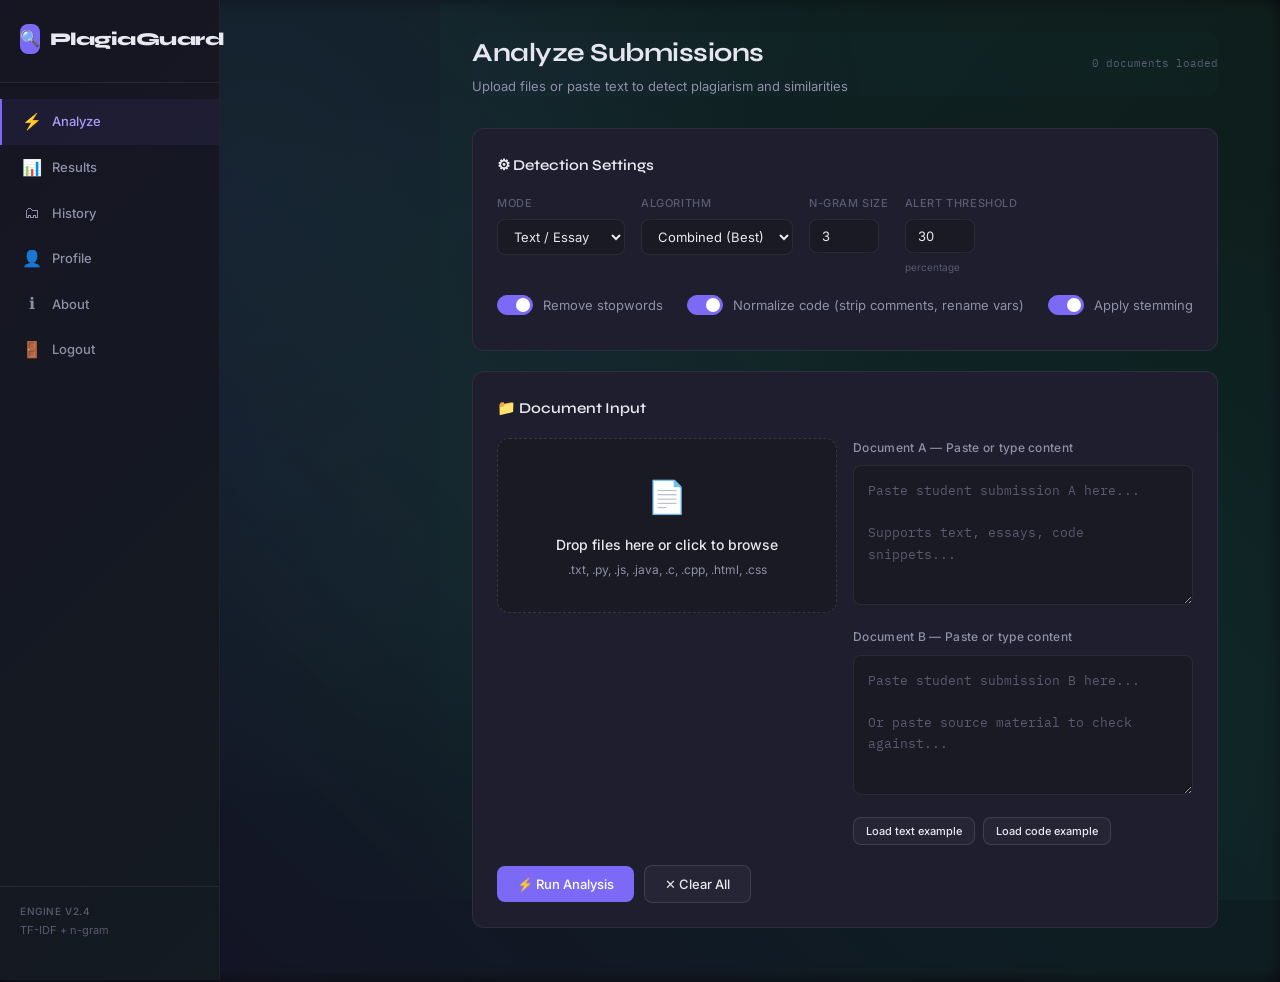
<file: index.html>
<!DOCTYPE html>
<html lang="en">
<head>
<meta charset="UTF-8">
<meta name="viewport" content="width=device-width, initial-scale=1.0">
<title>PlagiaGuard — Plagiarism Detection System</title>
<style>
  @import url('https://fonts.googleapis.com/css2?family=IBM+Plex+Mono:wght@400;500&family=Syne:wght@400;600;700;800&family=Inter:wght@300;400;500&display=swap');

  :root {
    --bg: #0a0a0f;
    --bg2: #111118;
    --bg3: #1a1a24;
    --surface: #1e1e2e;
    --surface2: #252535;
    --border: rgba(255,255,255,0.07);
    --border2: rgba(255,255,255,0.12);
    --text: #e8e8f0;
    --text2: #9090a8;
    --text3: #5a5a70;
    --accent: #7c6af7;
    --accent2: #a89cf8;
    --green: #3dd68c;
    --amber: #f5a623;
    --red: #f06565;
    --teal: #3ecfcf;
    --radius: 12px;
    --radius-sm: 8px;
  }

  * { margin: 0; padding: 0; box-sizing: border-box; }

  body {
    background: var(--bg);
    color: var(--text);
    font-family: 'Inter', sans-serif;
    font-size: 14px;
    line-height: 1.6;
    min-height: 100vh;
    position: relative;
  }

  /* Ambient Lighting Effects */
  body::before {
    content: '';
    position: fixed;
    top: 0;
    left: 0;
    right: 0;
    bottom: 0;
    background: 
      radial-gradient(circle at 20% 20%, rgba(124, 106, 247, 0.08) 0%, transparent 50%),
      radial-gradient(circle at 80% 80%, rgba(62, 207, 207, 0.06) 0%, transparent 50%),
      radial-gradient(circle at 40% 60%, rgba(61, 214, 140, 0.05) 0%, transparent 50%);
    pointer-events: none;
    z-index: -1;
  }

  .app {
    position: relative;
    min-height: 100vh;
  }

  .app::before {
    content: '';
    position: absolute;
    top: -2px;
    left: -2px;
    right: -2px;
    bottom: -2px;
    background: linear-gradient(45deg, var(--accent), var(--teal), var(--green));
    border-radius: 16px;
    opacity: 0.1;
    filter: blur(8px);
    z-index: -1;
    pointer-events: none;
  }

  /* ── Layout ── */
  .app { display: flex; min-height: 100vh; }

  .sidebar {
    width: 220px;
    min-height: 100vh;
    background: var(--bg2);
    border-right: 1px solid var(--border);
    padding: 24px 0;
    position: fixed;
    top: 0; left: 0; bottom: 0;
    display: flex;
    flex-direction: column;
    z-index: 100;
    position: relative;
  }

  .sidebar::before {
    content: '';
    position: absolute;
    top: 0;
    left: 0;
    right: 0;
    bottom: 0;
    background: linear-gradient(135deg, var(--accent), var(--teal), var(--green), var(--amber));
    background-size: 300% 300%;
    opacity: 0.05;
    animation: sidebarGlow 10s ease-in-out infinite;
    pointer-events: none;
    z-index: -1;
  }

  @keyframes sidebarGlow {
    0%, 100% { background-position: 0% 0%; }
    33% { background-position: 100% 100%; }
    66% { background-position: 100% 0%; }
  }

  .logo {
    font-family: 'Syne', sans-serif;
    font-size: 18px;
    font-weight: 800;
    padding: 0 20px 28px;
    color: var(--text);
    letter-spacing: -0.5px;
    border-bottom: 1px solid var(--border);
    display: flex;
    align-items: center;
    gap: 10px;
  }

  .logo-icon {
    width: 30px; height: 30px;
    background: var(--accent);
    border-radius: 8px;
    display: flex; align-items: center; justify-content: center;
    font-size: 16px;
  }

  .nav { padding: 16px 0; flex: 1; }

  .nav-item {
    display: flex;
    align-items: center;
    gap: 10px;
    padding: 10px 20px;
    cursor: pointer;
    color: var(--text2);
    font-size: 13px;
    font-weight: 500;
    border-left: 2px solid transparent;
    transition: all 0.15s;
    position: relative;
    overflow: hidden;
  }

  .nav-item::before {
    content: '';
    position: absolute;
    top: 0;
    left: 0;
    right: 0;
    bottom: 0;
    background: linear-gradient(135deg, var(--accent), var(--teal), var(--green));
    background-size: 200% 200%;
    opacity: 0;
    transition: opacity 0.3s ease;
    z-index: -1;
  }

  .nav-item:hover::before {
    opacity: 0.1;
    animation: navGlow 2s ease-in-out infinite;
  }

  .nav-item:hover { color: var(--text); background: rgba(255,255,255,0.03); }
  .nav-item.active { color: var(--accent2); border-left-color: var(--accent); background: rgba(124,106,247,0.08); }

  @keyframes navGlow {
    0%, 100% { background-position: 0% 0%; }
    50% { background-position: 100% 100%; }
  }
  .nav-icon { font-size: 16px; width: 20px; text-align: center; }

  .main { 
    margin-left: 220px; 
    padding: 32px; 
    min-height: 100vh; 
    max-width: 1200px;
    position: relative;
  }

  .main::before {
    content: '';
    position: absolute;
    top: 0;
    left: 0;
    right: 0;
    bottom: 0;
    background: 
      linear-gradient(45deg, rgba(124, 106, 247, 0.03) 0%, transparent 25%),
      linear-gradient(-45deg, rgba(62, 207, 207, 0.02) 0%, transparent 25%),
      linear-gradient(135deg, rgba(61, 214, 140, 0.02) 0%, transparent 25%);
    background-size: 200% 200%;
    animation: mainFlow 15s ease-in-out infinite;
    pointer-events: none;
    z-index: -1;
  }

  @keyframes mainFlow {
    0%, 100% { background-position: 0% 0%, 0% 0%, 0% 0%; }
    50% { background-position: 100% 100%, 100% 100%, 100% 100%; }
  }

  .page { display: none; }
  .page.active { display: block; }

  /* ── Topbar ── */
  .topbar {
    display: flex;
    align-items: center;
    justify-content: space-between;
    margin-bottom: 32px;
    position: relative;
  }

  .topbar::before {
    content: '';
    position: absolute;
    top: 0;
    left: 0;
    right: 0;
    bottom: 0;
    background: linear-gradient(90deg, rgba(124, 106, 247, 0.02), rgba(62, 207, 207, 0.02), rgba(61, 214, 140, 0.02));
    background-size: 200% 100%;
    animation: topbarFlow 12s ease-in-out infinite;
    border-radius: var(--radius);
    pointer-events: none;
  }

  @keyframes topbarFlow {
    0%, 100% { background-position: 0% 0%; }
    50% { background-position: 100% 0%; }
  }

  .page-title { font-family: 'Syne', sans-serif; font-size: 26px; font-weight: 700; letter-spacing: -0.5px; }
  .page-sub { color: var(--text2); font-size: 13px; margin-top: 2px; }

  /* ── Stats Row ── */
  .stats-row { display: grid; grid-template-columns: repeat(4, 1fr); gap: 16px; margin-bottom: 28px; }

  .stat-card {
    background: var(--surface);
    border: 1px solid var(--border);
    border-radius: var(--radius);
    padding: 20px;
    position: relative;
    overflow: hidden;
    transition: all 0.3s ease;
  }

  .stat-card::before {
    content: '';
    position: absolute;
    top: 0; right: 0;
    width: 60px; height: 60px;
    border-radius: 0 12px 0 60px;
    opacity: 0.08;
    transition: all 0.3s ease;
  }
  .stat-card.green::before { background: var(--green); }
  .stat-card.amber::before { background: var(--amber); }
  .stat-card.red::before { background: var(--red); }
  .stat-card.teal::before { background: var(--teal); }

  .stat-card::after {
    content: '';
    position: absolute;
    top: -1px;
    left: -1px;
    right: -1px;
    bottom: -1px;
    background: linear-gradient(45deg, var(--accent), var(--teal), var(--green), var(--amber), var(--red));
    background-size: 300% 300%;
    border-radius: var(--radius);
    z-index: -1;
    opacity: 0;
    animation: statGlow 6s ease-in-out infinite;
    transition: opacity 0.3s ease;
  }

  .stat-card:hover::after {
    opacity: 0.2;
  }

  @keyframes statGlow {
    0%, 100% { background-position: 0% 50%; }
    50% { background-position: 100% 50%; }
  }

  .stat-label { font-size: 11px; text-transform: uppercase; letter-spacing: 0.8px; color: var(--text3); font-weight: 500; margin-bottom: 8px; }
  .stat-value { font-family: 'Syne', sans-serif; font-size: 30px; font-weight: 700; color: var(--text); }
  .stat-value.green { color: var(--green); }
  .stat-value.amber { color: var(--amber); }
  .stat-value.red { color: var(--red); }
  .stat-value.teal { color: var(--teal); }

  /* ── Cards ── */
  .card {
    background: var(--surface);
    border: 1px solid var(--border);
    border-radius: var(--radius);
    padding: 24px;
    margin-bottom: 20px;
    position: relative;
    overflow: hidden;
  }

  .card::before {
    content: '';
    position: absolute;
    top: -2px;
    left: -2px;
    right: -2px;
    bottom: -2px;
    background: linear-gradient(45deg, var(--accent), var(--teal), var(--green), var(--amber), var(--red), var(--accent));
    background-size: 400% 400%;
    border-radius: calc(var(--radius) + 2px);
    z-index: -1;
    animation: colorMix 8s ease-in-out infinite;
    opacity: 0;
    transition: opacity 0.3s ease;
  }

  .card:hover::before {
    opacity: 0.3;
  }

  @keyframes colorMix {
    0% { background-position: 0% 50%; }
    25% { background-position: 100% 50%; }
    50% { background-position: 100% 100%; }
    75% { background-position: 0% 100%; }
    100% { background-position: 0% 50%; }
  }

  .card-title {
    font-family: 'Syne', sans-serif;
    font-size: 15px;
    font-weight: 600;
    margin-bottom: 18px;
    display: flex;
    align-items: center;
    gap: 8px;
    color: var(--text);
  }

  /* ── Upload Zone ── */
  .upload-grid { display: grid; grid-template-columns: 1fr 1fr; gap: 16px; margin-bottom: 20px; }

  .upload-zone {
    border: 1.5px dashed var(--border2);
    border-radius: var(--radius);
    padding: 32px 20px;
    text-align: center;
    cursor: pointer;
    transition: all 0.2s;
    background: var(--bg3);
  }

  .upload-zone:hover, .upload-zone.drag-over {
    border-color: var(--accent);
    background: rgba(124,106,247,0.05);
  }

  .upload-icon { font-size: 32px; margin-bottom: 12px; }
  .upload-title { font-weight: 500; color: var(--text); margin-bottom: 4px; font-size: 14px; }
  .upload-sub { color: var(--text2); font-size: 12px; }

  .file-list { margin-top: 14px; display: flex; flex-direction: column; gap: 6px; }

  .file-item {
    background: var(--surface2);
    border: 1px solid var(--border);
    border-radius: var(--radius-sm);
    padding: 8px 12px;
    display: flex;
    align-items: center;
    gap: 10px;
    font-size: 12px;
  }

  .file-item-name { flex: 1; font-family: 'IBM Plex Mono', monospace; color: var(--text); overflow: hidden; text-overflow: ellipsis; white-space: nowrap; }
  .file-item-size { color: var(--text3); font-size: 11px; }
  .file-item-remove { cursor: pointer; color: var(--text3); font-size: 16px; line-height: 1; }
  .file-item-remove:hover { color: var(--red); }

  /* ── Textarea ── */
  .text-area-wrap { margin-bottom: 16px; }
  .text-area-label { font-size: 12px; color: var(--text2); margin-bottom: 8px; font-weight: 500; letter-spacing: 0.3px; }

  textarea {
    width: 100%;
    background: var(--bg3);
    border: 1px solid var(--border);
    border-radius: var(--radius-sm);
    color: var(--text);
    font-family: 'IBM Plex Mono', monospace;
    font-size: 12.5px;
    padding: 14px;
    resize: vertical;
    min-height: 140px;
    outline: none;
    transition: border-color 0.15s;
    line-height: 1.7;
  }

  textarea:focus { border-color: var(--accent); }
  textarea::placeholder { color: var(--text3); }

  /* ── Buttons ── */
  .btn {
    padding: 10px 20px;
    border-radius: var(--radius-sm);
    border: none;
    cursor: pointer;
    font-size: 13px;
    font-weight: 500;
    font-family: 'Inter', sans-serif;
    transition: all 0.15s;
    display: inline-flex;
    align-items: center;
    gap: 8px;
    position: relative;
    overflow: hidden;
  }

  .btn::before {
    content: '';
    position: absolute;
    top: 0;
    left: -100%;
    width: 100%;
    height: 100%;
    background: linear-gradient(90deg, transparent, rgba(255,255,255,0.1), transparent);
    transition: left 0.5s ease;
  }

  .btn:hover::before {
    left: 100%;
  }

  .btn-primary {
    background: var(--accent);
    color: #fff;
  }
  .btn-primary:hover { background: #6b59e8; transform: translateY(-1px); }
  .btn-primary:active { transform: translateY(0); }

  .btn-secondary {
    background: var(--surface2);
    color: var(--text);
    border: 1px solid var(--border2);
  }
  .btn-secondary:hover { background: var(--bg3); }

  .btn-danger {
    background: rgba(240,101,101,0.12);
    color: var(--red);
    border: 1px solid rgba(240,101,101,0.25);
  }
  .btn-danger:hover { background: rgba(240,101,101,0.2); }

  .btn:disabled { opacity: 0.45; cursor: not-allowed; transform: none !important; }

  .btn-row { display: flex; gap: 10px; align-items: center; flex-wrap: wrap; }

  /* ── Options Row ── */
  .options-row { display: flex; gap: 16px; flex-wrap: wrap; margin-bottom: 20px; }

  .opt-group { display: flex; flex-direction: column; gap: 6px; }
  .opt-label { font-size: 11px; text-transform: uppercase; letter-spacing: 0.6px; color: var(--text3); font-weight: 500; }

  select, input[type="number"] {
    background: var(--bg3);
    border: 1px solid var(--border);
    border-radius: var(--radius-sm);
    color: var(--text);
    font-family: 'Inter', sans-serif;
    font-size: 13px;
    padding: 8px 12px;
    outline: none;
    transition: border-color 0.15s;
    cursor: pointer;
  }

  select:focus, input[type="number"]:focus { border-color: var(--accent); }

  select option { background: var(--bg2); }

  /* ── Toggle ── */
  .toggle-row { display: flex; align-items: center; gap: 10px; margin-bottom: 10px; }
  .toggle-label { font-size: 13px; color: var(--text2); }

  .toggle {
    position: relative;
    width: 36px;
    height: 20px;
    cursor: pointer;
  }
  .toggle input { display: none; }
  .toggle-track {
    position: absolute; inset: 0;
    background: var(--bg3);
    border: 1px solid var(--border2);
    border-radius: 10px;
    transition: all 0.2s;
  }
  .toggle input:checked + .toggle-track { background: var(--accent); border-color: var(--accent); }
  .toggle-thumb {
    position: absolute;
    top: 3px; left: 3px;
    width: 14px; height: 14px;
    background: #fff;
    border-radius: 50%;
    transition: transform 0.2s;
  }
  .toggle input:checked ~ .toggle-thumb { transform: translateX(16px); }

  /* ── Progress & Loading ── */
  .progress-wrap { margin: 20px 0; display: none; }
  .progress-label { font-size: 12px; color: var(--text2); margin-bottom: 8px; display: flex; justify-content: space-between; }
  .progress-bar { height: 4px; background: var(--bg3); border-radius: 2px; overflow: hidden; }
  .progress-fill { height: 100%; background: linear-gradient(90deg, var(--accent), var(--teal)); border-radius: 2px; transition: width 0.3s; }

  .spinner {
    width: 16px; height: 16px;
    border: 2px solid rgba(124,106,247,0.3);
    border-top-color: var(--accent);
    border-radius: 50%;
    animation: spin 0.7s linear infinite;
    display: inline-block;
  }
  @keyframes spin { to { transform: rotate(360deg); } }

  /* ── Results ── */
  .results-section { display: none; }

  .pair-card {
    background: var(--bg2);
    border: 1px solid var(--border);
    border-radius: var(--radius);
    overflow: hidden;
    margin-bottom: 16px;
    transition: border-color 0.2s;
  }

  .pair-card:hover { border-color: var(--border2); }

  .pair-header {
    padding: 16px 20px;
    display: flex;
    align-items: center;
    gap: 14px;
    cursor: pointer;
    user-select: none;
  }

  .pair-names { flex: 1; }
  .pair-label { font-size: 12px; font-family: 'IBM Plex Mono', monospace; color: var(--text2); }
  .pair-files { font-size: 13px; font-weight: 500; color: var(--text); }

  .score-badge {
    padding: 6px 14px;
    border-radius: 20px;
    font-family: 'Syne', sans-serif;
    font-weight: 700;
    font-size: 15px;
    letter-spacing: -0.3px;
  }

  .score-low { background: rgba(61,214,140,0.12); color: var(--green); }
  .score-mid { background: rgba(245,166,35,0.12); color: var(--amber); }
  .score-high { background: rgba(240,101,101,0.12); color: var(--red); }

  .verdict-tag {
    font-size: 10px;
    text-transform: uppercase;
    letter-spacing: 0.8px;
    padding: 3px 8px;
    border-radius: 4px;
    font-weight: 600;
  }

  .verdict-clean { background: rgba(61,214,140,0.1); color: var(--green); }
  .verdict-suspect { background: rgba(245,166,35,0.1); color: var(--amber); }
  .verdict-plagiarised { background: rgba(240,101,101,0.1); color: var(--red); }

  .pair-body { padding: 0 20px 20px; display: none; border-top: 1px solid var(--border); }
  .pair-body.open { display: block; }

  .metrics-grid { display: grid; grid-template-columns: repeat(3, 1fr); gap: 10px; margin: 16px 0; }

  .metric-box {
    background: var(--surface);
    border: 1px solid var(--border);
    border-radius: var(--radius-sm);
    padding: 12px;
    text-align: center;
  }

  .metric-name { font-size: 10px; text-transform: uppercase; letter-spacing: 0.6px; color: var(--text3); margin-bottom: 6px; }
  .metric-val { font-family: 'Syne', sans-serif; font-size: 20px; font-weight: 700; color: var(--text); }

  .diff-view { display: grid; grid-template-columns: 1fr 1fr; gap: 12px; margin-top: 14px; }

  .diff-panel {
    background: var(--bg3);
    border: 1px solid var(--border);
    border-radius: var(--radius-sm);
    overflow: hidden;
  }

  .diff-panel-head {
    padding: 8px 12px;
    font-size: 11px;
    font-family: 'IBM Plex Mono', monospace;
    color: var(--text2);
    background: var(--surface);
    border-bottom: 1px solid var(--border);
    display: flex;
    justify-content: space-between;
    align-items: center;
  }

  .diff-content {
    padding: 12px;
    font-family: 'IBM Plex Mono', monospace;
    font-size: 11.5px;
    line-height: 1.8;
    color: var(--text2);
    max-height: 300px;
    overflow-y: auto;
    white-space: pre-wrap;
    word-break: break-all;
  }

  .diff-content .match { background: rgba(124,106,247,0.22); color: var(--accent2); border-radius: 2px; padding: 0 2px; }

  /* ── History Table ── */
  .table-wrap { overflow-x: auto; }

  table { width: 100%; border-collapse: collapse; font-size: 13px; }
  th {
    text-align: left;
    padding: 10px 14px;
    font-size: 10px;
    text-transform: uppercase;
    letter-spacing: 0.7px;
    color: var(--text3);
    border-bottom: 1px solid var(--border);
    font-weight: 500;
  }
  td {
    padding: 12px 14px;
    border-bottom: 1px solid var(--border);
    color: var(--text2);
  }
  tr:last-child td { border-bottom: none; }
  tr:hover td { background: rgba(255,255,255,0.02); }
  td.mono { font-family: 'IBM Plex Mono', monospace; font-size: 12px; color: var(--text); }

  /* ── Notification ── */
  .toast {
    position: fixed;
    bottom: 24px; right: 24px;
    background: var(--surface2);
    border: 1px solid var(--border2);
    border-radius: var(--radius);
    padding: 14px 20px;
    font-size: 13px;
    color: var(--text);
    display: none;
    align-items: center;
    gap: 10px;
    z-index: 9999;
    animation: slideIn 0.2s ease;
    max-width: 340px;
    position: relative;
    overflow: hidden;
  }

  .toast::before {
    content: '';
    position: absolute;
    top: 0;
    left: 0;
    right: 0;
    bottom: 0;
    background: linear-gradient(45deg, rgba(124, 106, 247, 0.05), rgba(62, 207, 207, 0.05));
    background-size: 200% 200%;
    animation: toastFlow 4s ease-in-out infinite;
    pointer-events: none;
  }

  @keyframes toastFlow {
    0%, 100% { background-position: 0% 0%; }
    50% { background-position: 100% 100%; }
  }

  .toast.show { display: flex; }
  .toast.success { border-color: rgba(61,214,140,0.3); }
  .toast.error { border-color: rgba(240,101,101,0.3); }

  @keyframes slideIn { from { opacity: 0; transform: translateY(10px); } to { opacity: 1; transform: translateY(0); } }

  /* ── Scrollbar ── */
  ::-webkit-scrollbar { width: 6px; height: 6px; }
  ::-webkit-scrollbar-track { background: transparent; }
  ::-webkit-scrollbar-thumb { background: var(--border2); border-radius: 3px; }

  /* ── Highlight bar ── */
  .ngram-bar {
    height: 6px;
    background: var(--bg3);
    border-radius: 3px;
    margin-top: 8px;
    overflow: hidden;
  }
  .ngram-fill {
    height: 100%;
    border-radius: 3px;
    transition: width 0.5s ease;
  }

  /* ── Modal ── */
  .modal {
    display: none;
    position: fixed;
    top: 0; left: 0;
    width: 100%; height: 100%;
    background: rgba(0, 0, 0, 0.6);
    z-index: 10000;
    align-items: center;
    justify-content: center;
  }

  .modal.show {
    display: flex;
  }

  .modal-content {
    background: var(--surface);
    border: 1px solid var(--border);
    border-radius: var(--radius);
    padding: 32px;
    max-width: 400px;
    box-shadow: 0 20px 60px rgba(0, 0, 0, 0.5);
    text-align: center;
    position: relative;
    overflow: hidden;
  }

  .modal-content::before {
    content: '';
    position: absolute;
    top: -1px;
    left: -1px;
    right: -1px;
    bottom: -1px;
    background: linear-gradient(45deg, var(--accent), var(--teal), var(--green), var(--amber));
    background-size: 300% 300%;
    border-radius: var(--radius);
    z-index: -1;
    opacity: 0.1;
    animation: modalGlow 8s ease-in-out infinite;
  }

  @keyframes modalGlow {
    0%, 100% { background-position: 0% 50%; }
    50% { background-position: 100% 50%; }
  }

  .modal-title {
    font-family: 'Syne', sans-serif;
    font-size: 18px;
    font-weight: 600;
    color: var(--text);
    margin-bottom: 12px;
  }

  .modal-message {
    font-size: 13px;
    color: var(--text2);
    margin-bottom: 24px;
  }

  .modal-buttons {
    display: flex;
    gap: 10px;
    justify-content: center;
  }

  .modal-btn {
    padding: 10px 24px;
    border-radius: var(--radius-sm);
    border: none;
    cursor: pointer;
    font-size: 13px;
    font-weight: 500;
    font-family: 'Inter', sans-serif;
    transition: all 0.15s;
  }

  .modal-btn-yes {
    background: var(--red);
    color: #fff;
  }

  .modal-btn-yes:hover {
    background: #d94444;
  }

  .modal-btn-no {
    background: var(--surface2);
    color: var(--text);
    border: 1px solid var(--border2);
  }

  .modal-btn-no:hover {
    background: var(--bg3);
  }

  /* ── Empty state ── */
  .empty-state {
    text-align: center;
    padding: 60px 20px;
    color: var(--text3);
  }

  .empty-icon { font-size: 40px; margin-bottom: 12px; }
  .empty-title { font-size: 15px; color: var(--text2); margin-bottom: 6px; font-weight: 500; }
  .empty-sub { font-size: 12px; }

  /* ── Chip ── */
  .chip {
    display: inline-flex;
    align-items: center;
    gap: 4px;
    padding: 3px 9px;
    border-radius: 12px;
    font-size: 11px;
    font-weight: 500;
    background: var(--surface2);
    border: 1px solid var(--border);
    color: var(--text2);
  }

  .chip.code { background: rgba(62,207,207,0.08); color: var(--teal); border-color: rgba(62,207,207,0.2); }
  .chip.text { background: rgba(124,106,247,0.08); color: var(--accent2); border-color: rgba(124,106,247,0.2); }

  /* Responsive */
  @media (max-width: 768px) {
    .sidebar { width: 60px; }
    .logo span, .nav-item span { display: none; }
    .logo { padding: 0 15px 28px; justify-content: center; }
    .main { margin-left: 60px; padding: 20px 16px; }
    .stats-row { grid-template-columns: 1fr 1fr; }
    .upload-grid { grid-template-columns: 1fr; }
    .diff-view { grid-template-columns: 1fr; }
    .metrics-grid { grid-template-columns: 1fr 1fr; }
  }
</style>
</head>
<body>
<div class="app">

  <!-- Sidebar -->
  <aside class="sidebar">
    <div class="logo">
      <div class="logo-icon">🔍</div>
      <span>PlagiaGuard</span>
    </div>
    <nav class="nav">
      <div class="nav-item active" onclick="showPage('analyze')">
        <span class="nav-icon">⚡</span>
        <span>Analyze</span>
      </div>
      <div class="nav-item" onclick="showPage('results')">
        <span class="nav-icon">📊</span>
        <span>Results</span>
      </div>
      <div class="nav-item" onclick="showPage('history')">
        <span class="nav-icon">🗂</span>
        <span>History</span>
      </div>
      <div class="nav-item" onclick="showPage('profile')">
        <span class="nav-icon">👤</span>
        <span>Profile</span>
      </div>
      <div class="nav-item" onclick="showPage('about')">
        <span class="nav-icon">ℹ</span>
        <span>About</span>
      </div>
      <div class="nav-item" onclick="logout()" style="margin-top: auto;">
        <span class="nav-icon">🚪</span>
        <span>Logout</span>
      </div>
    </nav>
    <div style="padding: 16px 20px; border-top: 1px solid var(--border);">
      <div style="font-size: 10px; color: var(--text3); font-weight: 500; letter-spacing: 0.6px; text-transform: uppercase;">Engine v2.4</div>
      <div style="font-size: 11px; color: var(--text3); margin-top: 3px;">TF-IDF + n-gram</div>
    </div>
  </aside>

  <!-- Main Content -->
  <main class="main">

    <!-- ══════════════════ ANALYZE PAGE ══════════════════ -->
    <div class="page active" id="page-analyze">
      <div class="topbar">
        <div>
          <div class="page-title">Analyze Submissions</div>
          <div class="page-sub">Upload files or paste text to detect plagiarism and similarities</div>
        </div>
        <div style="font-family: 'IBM Plex Mono', monospace; font-size: 11px; color: var(--text3);" id="doc-count">0 documents loaded</div>
      </div>

      <!-- Options -->
      <div class="card">
        <div class="card-title">⚙ Detection Settings</div>
        <div class="options-row">
          <div class="opt-group">
            <div class="opt-label">Mode</div>
            <select id="mode">
              <option value="text">Text / Essay</option>
              <option value="code">Source Code</option>
              <option value="mixed">Auto-Detect</option>
            </select>
          </div>
          <div class="opt-group">
            <div class="opt-label">Algorithm</div>
            <select id="algorithm">
              <option value="combined">Combined (Best)</option>
              <option value="tfidf">TF-IDF Cosine</option>
              <option value="ngram">N-gram Jaccard</option>
              <option value="token">Token Sequence</option>
            </select>
          </div>
          <div class="opt-group">
            <div class="opt-label">N-gram Size</div>
            <input type="number" id="ngramSize" value="3" min="2" max="6" style="width:70px">
          </div>
          <div class="opt-group">
            <div class="opt-label">Alert Threshold</div>
            <input type="number" id="threshold" value="30" min="5" max="95" style="width:70px">
            <div style="font-size:10px; color:var(--text3);">percentage</div>
          </div>
        </div>
        <div style="display:flex; gap:24px; flex-wrap:wrap;">
          <label class="toggle-row">
            <label class="toggle"><input type="checkbox" id="removeStopwords" checked><div class="toggle-track"></div><div class="toggle-thumb"></div></label>
            <span class="toggle-label">Remove stopwords</span>
          </label>
          <label class="toggle-row">
            <label class="toggle"><input type="checkbox" id="normalizeCode" checked><div class="toggle-track"></div><div class="toggle-thumb"></div></label>
            <span class="toggle-label">Normalize code (strip comments, rename vars)</span>
          </label>
          <label class="toggle-row">
            <label class="toggle"><input type="checkbox" id="stemming" checked><div class="toggle-track"></div><div class="toggle-thumb"></div></label>
            <span class="toggle-label">Apply stemming</span>
          </label>
        </div>
      </div>

      <!-- Upload Zones -->
      <div class="card">
        <div class="card-title">📁 Document Input</div>
        <div class="upload-grid">
          <div>
            <div class="upload-zone" id="dropZone" onclick="document.getElementById('fileInput').click()" ondragover="dragOver(event,this)" ondragleave="dragLeave(this)" ondrop="dropFiles(event,this)">
              <div class="upload-icon">📄</div>
              <div class="upload-title">Drop files here or click to browse</div>
              <div class="upload-sub">.txt, .py, .js, .java, .c, .cpp, .html, .css</div>
              <input type="file" id="fileInput" multiple accept=".txt,.py,.js,.java,.c,.cpp,.html,.css,.ts,.go,.rb,.php" style="display:none" onchange="handleFiles(this.files)">
            </div>
            <div class="file-list" id="fileList"></div>
          </div>
          <div>
            <div class="text-area-wrap">
              <div class="text-area-label">Document A — Paste or type content</div>
              <textarea id="textA" placeholder="Paste student submission A here...&#10;&#10;Supports text, essays, code snippets..." rows="5"></textarea>
            </div>
            <div class="text-area-wrap">
              <div class="text-area-label">Document B — Paste or type content</div>
              <textarea id="textB" placeholder="Paste student submission B here...&#10;&#10;Or paste source material to check against..." rows="5"></textarea>
            </div>
            <div style="display:flex; gap:8px;">
              <button class="btn btn-secondary" onclick="loadExample('text')" style="font-size:11px; padding:6px 12px">Load text example</button>
              <button class="btn btn-secondary" onclick="loadExample('code')" style="font-size:11px; padding:6px 12px">Load code example</button>
            </div>
          </div>
        </div>

        <!-- Progress -->
        <div class="progress-wrap" id="progressWrap">
          <div class="progress-label">
            <span id="progressLabel">Preprocessing documents...</span>
            <span id="progressPct">0%</span>
          </div>
          <div class="progress-bar"><div class="progress-fill" id="progressFill" style="width:0%"></div></div>
        </div>

        <div class="btn-row" style="margin-top:16px;">
          <button class="btn btn-primary" id="analyzeBtn" onclick="runAnalysis()">⚡ Run Analysis</button>
          <button class="btn btn-secondary" onclick="clearAll()">✕ Clear All</button>
          <div id="statusMsg" style="font-size:12px; color:var(--text3);"></div>
        </div>
      </div>
    </div>

    <!-- ══════════════════ RESULTS PAGE ══════════════════ -->
    <div class="page" id="page-results">
      <div class="topbar">
        <div>
          <div class="page-title">Analysis Results</div>
          <div class="page-sub">Detailed similarity breakdown for each document pair</div>
        </div>
        <div id="resultsMeta" style="font-size:11px; color:var(--text3); font-family:'IBM Plex Mono', monospace;"></div>
      </div>

      <!-- Stats -->
      <div class="stats-row" id="statsRow">
        <div class="stat-card teal">
          <div class="stat-label">Pairs Compared</div>
          <div class="stat-value teal" id="stat-pairs">0</div>
        </div>
        <div class="stat-card red">
          <div class="stat-label">Flagged</div>
          <div class="stat-value red" id="stat-flagged">0</div>
        </div>
        <div class="stat-card amber">
          <div class="stat-label">Avg Similarity</div>
          <div class="stat-value amber" id="stat-avg">0%</div>
        </div>
        <div class="stat-card green">
          <div class="stat-label">Highest Score</div>
          <div class="stat-value green" id="stat-max">0%</div>
        </div>
      </div>

      <div id="resultsList">
        <div class="empty-state">
          <div class="empty-icon">📊</div>
          <div class="empty-title">No results yet</div>
          <div class="empty-sub">Run an analysis from the Analyze tab to see results here.</div>
        </div>
      </div>

      <div class="btn-row" style="margin-top:8px;">
        <button class="btn btn-primary" onclick="exportReport()">⬇ Export Report</button>
        <button class="btn btn-secondary" onclick="showPage('analyze')">← New Analysis</button>
      </div>
    </div>

    <!-- ══════════════════ HISTORY PAGE ══════════════════ -->
    <div class="page" id="page-history">
      <div class="topbar">
        <div>
          <div class="page-title">Analysis History</div>
          <div class="page-sub">All past runs stored in browser database (IndexedDB)</div>
        </div>
        <button class="btn btn-danger" onclick="clearHistory()">🗑 Clear History</button>
      </div>

      <div class="card">
        <div class="table-wrap">
          <table>
            <thead>
              <tr>
                <th>Date & Time</th>
                <th>Documents</th>
                <th>Pairs</th>
                <th>Mode</th>
                <th>Highest Score</th>
                <th>Flagged</th>
                <th>Action</th>
              </tr>
            </thead>
            <tbody id="historyBody">
              <tr><td colspan="7" style="text-align:center; padding:40px; color:var(--text3);">No history yet. Run your first analysis!</td></tr>
            </tbody>
          </table>
        </div>
      </div>
    </div>

    <!-- ══════════════════ ABOUT PAGE ══════════════════ -->
    <div class="page" id="page-about">
      <div class="topbar">
        <div>
          <div class="page-title">How It Works</div>
          <div class="page-sub">Algorithmic techniques powering PlagiaGuard</div>
        </div>
      </div>

      <div style="display:grid; grid-template-columns:1fr 1fr; gap:20px;">
        <div class="card">
          <div class="card-title">📝 Text Analysis Pipeline</div>
          <div style="display:flex; flex-direction:column; gap:12px;">
            <div style="display:flex; gap:12px; align-items:flex-start;">
              <div style="width:28px; height:28px; background:rgba(124,106,247,0.15); border-radius:50%; display:flex; align-items:center; justify-content:center; font-size:12px; font-weight:700; color:var(--accent2); flex-shrink:0;">1</div>
              <div>
                <div style="font-weight:500; color:var(--text); margin-bottom:3px;">Preprocessing</div>
                <div style="font-size:12px; color:var(--text2);">Lowercasing, punctuation removal, stopword filtering (174-word list), Porter stemming algorithm.</div>
              </div>
            </div>
            <div style="display:flex; gap:12px; align-items:flex-start;">
              <div style="width:28px; height:28px; background:rgba(124,106,247,0.15); border-radius:50%; display:flex; align-items:center; justify-content:center; font-size:12px; font-weight:700; color:var(--accent2); flex-shrink:0;">2</div>
              <div>
                <div style="font-weight:500; color:var(--text); margin-bottom:3px;">TF-IDF Vectorisation</div>
                <div style="font-size:12px; color:var(--text2);">Term Frequency–Inverse Document Frequency converts documents into weighted numeric vectors.</div>
              </div>
            </div>
            <div style="display:flex; gap:12px; align-items:flex-start;">
              <div style="width:28px; height:28px; background:rgba(124,106,247,0.15); border-radius:50%; display:flex; align-items:center; justify-content:center; font-size:12px; font-weight:700; color:var(--accent2); flex-shrink:0;">3</div>
              <div>
                <div style="font-weight:500; color:var(--text); margin-bottom:3px;">Cosine Similarity</div>
                <div style="font-size:12px; color:var(--text2);">Measures angular distance between document vectors — immune to length differences.</div>
              </div>
            </div>
            <div style="display:flex; gap:12px; align-items:flex-start;">
              <div style="width:28px; height:28px; background:rgba(124,106,247,0.15); border-radius:50%; display:flex; align-items:center; justify-content:center; font-size:12px; font-weight:700; color:var(--accent2); flex-shrink:0;">4</div>
              <div>
                <div style="font-weight:500; color:var(--text); margin-bottom:3px;">N-gram Jaccard Index</div>
                <div style="font-size:12px; color:var(--text2);">Overlapping character/word n-gram shingles catch paraphrasing and reordering.</div>
              </div>
            </div>
          </div>
        </div>

        <div class="card">
          <div class="card-title">💻 Code Analysis Pipeline</div>
          <div style="display:flex; flex-direction:column; gap:12px;">
            <div style="display:flex; gap:12px; align-items:flex-start;">
              <div style="width:28px; height:28px; background:rgba(62,207,207,0.12); border-radius:50%; display:flex; align-items:center; justify-content:center; font-size:12px; font-weight:700; color:var(--teal); flex-shrink:0;">1</div>
              <div>
                <div style="font-weight:500; color:var(--text); margin-bottom:3px;">Comment & Format Strip</div>
                <div style="font-size:12px; color:var(--text2);">Removes single/multi-line comments, extra whitespace, and blank lines from source code.</div>
              </div>
            </div>
            <div style="display:flex; gap:12px; align-items:flex-start;">
              <div style="width:28px; height:28px; background:rgba(62,207,207,0.12); border-radius:50%; display:flex; align-items:center; justify-content:center; font-size:12px; font-weight:700; color:var(--teal); flex-shrink:0;">2</div>
              <div>
                <div style="font-weight:500; color:var(--text); margin-bottom:3px;">Variable Normalisation</div>
                <div style="font-size:12px; color:var(--text2);">Identifier renaming detected and replaced with canonical VAR_N tokens — defeats obfuscation.</div>
              </div>
            </div>
            <div style="display:flex; gap:12px; align-items:flex-start;">
              <div style="width:28px; height:28px; background:rgba(62,207,207,0.12); border-radius:50%; display:flex; align-items:center; justify-content:center; font-size:12px; font-weight:700; color:var(--teal); flex-shrink:0;">3</div>
              <div>
                <div style="font-weight:500; color:var(--text); margin-bottom:3px;">Token Sequence Matching</div>
                <div style="font-size:12px; color:var(--text2);">Lexical tokenisation then Longest Common Subsequence comparison on operator/keyword sequences.</div>
              </div>
            </div>
            <div style="display:flex; gap:12px; align-items:flex-start;">
              <div style="width:28px; height:28px; background:rgba(62,207,207,0.12); border-radius:50%; display:flex; align-items:center; justify-content:center; font-size:12px; font-weight:700; color:var(--teal); flex-shrink:0;">4</div>
              <div>
                <div style="font-weight:500; color:var(--text); margin-bottom:3px;">Structural Fingerprinting</div>
                <div style="font-size:12px; color:var(--text2);">Control-flow hashes (loop nesting, conditional depth) compared via Winnowing algorithm.</div>
              </div>
            </div>
          </div>
        </div>
      </div>

      <div class="card" style="margin-top:0;">
        <div class="card-title">🎯 Scoring Formula</div>
        <div style="display:grid; grid-template-columns: repeat(3, 1fr); gap:16px;">
          <div style="background:var(--bg3); border-radius:var(--radius-sm); padding:16px; border:1px solid var(--border);">
            <div style="font-size:11px; color:var(--text3); text-transform:uppercase; letter-spacing:0.6px; margin-bottom:8px;">Combined Score</div>
            <div style="font-family:'IBM Plex Mono',monospace; font-size:12px; color:var(--accent2); line-height:1.9;">
              0.40 × TF-IDF cosine<br>
              0.35 × Jaccard n-gram<br>
              0.25 × Token LCS
            </div>
          </div>
          <div style="background:var(--bg3); border-radius:var(--radius-sm); padding:16px; border:1px solid var(--border);">
            <div style="font-size:11px; color:var(--text3); text-transform:uppercase; letter-spacing:0.6px; margin-bottom:8px;">Verdict Thresholds</div>
            <div style="font-size:12px; line-height:2;">
              <span style="color:var(--green);">●</span> Clean &nbsp;&lt; threshold<br>
              <span style="color:var(--amber);">●</span> Suspect threshold – 65%<br>
              <span style="color:var(--red);">●</span> Plagiarised &nbsp;&gt; 65%
            </div>
          </div>
          <div style="background:var(--bg3); border-radius:var(--radius-sm); padding:16px; border:1px solid var(--border);">
            <div style="font-size:11px; color:var(--text3); text-transform:uppercase; letter-spacing:0.6px; margin-bottom:8px;">Anti-Obfuscation</div>
            <div style="font-size:12px; color:var(--text2); line-height:1.8;">
              Variable renaming<br>
              Synonym substitution<br>
              Block reordering<br>
              Comment insertion
            </div>
          </div>
        </div>
      </div>
    </div>

    <!-- ══════════════════ PROFILE PAGE ══════════════════ -->
    <div class="page" id="page-profile">
      <div class="topbar">
        <div>
          <div class="page-title">User Profile</div>
          <div class="page-sub">Manage your account settings and view your information</div>
        </div>
      </div>

      <div class="card">
        <div class="card-title">👤 Account Information</div>
        <div style="display: grid; grid-template-columns: 1fr 1fr; gap: 24px;">
          <div>
            <div style="margin-bottom: 16px;">
              <div style="font-size: 12px; color: var(--text3); margin-bottom: 4px;">Username</div>
              <div style="font-size: 16px; color: var(--text); font-weight: 500;" id="profile-username">Loading...</div>
            </div>
            <div style="margin-bottom: 16px;">
              <div style="font-size: 12px; color: var(--text3); margin-bottom: 4px;">Account Type</div>
              <div style="font-size: 16px; color: var(--text); font-weight: 500;">Administrator</div>
            </div>
            <div style="margin-bottom: 16px;">
              <div style="font-size: 12px; color: var(--text3); margin-bottom: 4px;">Last Login</div>
              <div style="font-size: 16px; color: var(--text); font-weight: 500;" id="profile-lastlogin">Loading...</div>
            </div>
          </div>
          <div>
            <div style="margin-bottom: 16px;">
              <div style="font-size: 12px; color: var(--text3); margin-bottom: 4px;">Total Analyses</div>
              <div style="font-size: 16px; color: var(--text); font-weight: 500;" id="profile-analyses">0</div>
            </div>
            <div style="margin-bottom: 16px;">
              <div style="font-size: 12px; color: var(--text3); margin-bottom: 4px;">Documents Processed</div>
              <div style="font-size: 16px; color: var(--text); font-weight: 500;" id="profile-documents">0</div>
            </div>
            <div style="margin-bottom: 16px;">
              <div style="font-size: 12px; color: var(--text3); margin-bottom: 4px;">Flagged Cases</div>
              <div style="font-size: 16px; color: var(--text); font-weight: 500;" id="profile-flagged">0</div>
            </div>
          </div>
        </div>
      </div>

      <div class="card">
        <div class="card-title">⚙ Account Settings</div>
        <div style="display: flex; flex-direction: column; gap: 16px;">
          <label class="toggle-row">
            <label class="toggle"><input type="checkbox" id="profile-notifications" checked><div class="toggle-track"></div><div class="toggle-thumb"></div></label>
            <span class="toggle-label">Enable email notifications for analysis results</span>
          </label>
          <label class="toggle-row">
            <label class="toggle"><input type="checkbox" id="profile-autosave" checked><div class="toggle-track"></div><div class="toggle-thumb"></div></label>
            <span class="toggle-label">Auto-save analysis results to history</span>
          </label>
          <label class="toggle-row">
            <label class="toggle"><input type="checkbox" id="profile-darkmode" checked><div class="toggle-track"></div><div class="toggle-thumb"></div></label>
            <span class="toggle-label">Dark mode (currently enabled)</span>
          </label>
        </div>
        <div class="btn-row" style="margin-top: 20px;">
          <button class="btn btn-primary" onclick="saveProfileSettings()">💾 Save Settings</button>
          <button class="btn btn-secondary" onclick="resetProfileSettings()">↺ Reset to Defaults</button>
        </div>
      </div>

      <div class="card">
        <div class="card-title">🔐 Security</div>
        <div style="display: flex; flex-direction: column; gap: 16px;">
          <div>
            <div style="font-size: 14px; color: var(--text); margin-bottom: 8px;">Change Password</div>
            <div style="display: grid; grid-template-columns: 1fr 1fr; gap: 12px;">
              <input type="password" placeholder="Current password" id="current-password" style="padding: 10px; border: 1px solid var(--border); border-radius: var(--radius-sm); background: var(--bg3); color: var(--text);">
              <input type="password" placeholder="New password" id="new-password" style="padding: 10px; border: 1px solid var(--border); border-radius: var(--radius-sm); background: var(--bg3); color: var(--text);">
            </div>
            <div class="btn-row" style="margin-top: 12px;">
              <button class="btn btn-secondary" onclick="changePassword()">🔑 Change Password</button>
            </div>
          </div>
          <div style="border-top: 1px solid var(--border); padding-top: 16px;">
            <div style="font-size: 14px; color: var(--text); margin-bottom: 8px;">Session Management</div>
            <div class="btn-row">
              <button class="btn btn-danger" onclick="logout()">🚪 Logout from all devices</button>
            </div>
          </div>
        </div>
      </div>
    </div>

  </main>
</div>

<!-- Toast -->
<div class="toast" id="toast">
  <span id="toastIcon">✓</span>
  <span id="toastMsg">Done</span>
</div>

<!-- Logout Confirmation Modal -->
<div class="modal" id="logoutModal">
  <div class="modal-content">
    <div class="modal-title">🚪 Logout</div>
    <div class="modal-message">Are you sure you want to logout?</div>
    <div class="modal-buttons">
      <button class="modal-btn modal-btn-no" onclick="cancelLogout()">No</button>
      <button class="modal-btn modal-btn-yes" onclick="confirmLogout()">Yes</button>
    </div>
  </div>
</div>

<script>
// ══════════════════════════════════════════════════
//  DATABASE  (IndexedDB)
// ══════════════════════════════════════════════════
let db;

function initDB() {
  return new Promise((resolve, reject) => {
    const req = indexedDB.open('PlagiaGuardDB', 1);
    req.onupgradeneeded = e => {
      const d = e.target.result;
      if (!d.objectStoreNames.contains('analyses')) {
        const store = d.createObjectStore('analyses', { keyPath: 'id', autoIncrement: true });
        store.createIndex('date', 'date', { unique: false });
      }
    };
    req.onsuccess = e => { db = e.target.result; resolve(db); };
    req.onerror = () => reject(req.error);
  });
}

function saveAnalysis(record) {
  return new Promise((resolve, reject) => {
    const tx = db.transaction('analyses', 'readwrite');
    const req = tx.objectStore('analyses').add(record);
    req.onsuccess = () => resolve(req.result);
    req.onerror = () => reject(req.error);
  });
}

function loadHistory() {
  return new Promise((resolve, reject) => {
    const tx = db.transaction('analyses', 'readonly');
    const req = tx.objectStore('analyses').index('date').getAll();
    req.onsuccess = () => resolve(req.result.reverse());
    req.onerror = () => reject(req.error);
  });
}

function clearDB() {
  return new Promise((resolve, reject) => {
    const tx = db.transaction('analyses', 'readwrite');
    const req = tx.objectStore('analyses').clear();
    req.onsuccess = () => resolve();
    req.onerror = () => reject(req.error);
  });
}

// ══════════════════════════════════════════════════
//  STOPWORDS
// ══════════════════════════════════════════════════
const STOPWORDS = new Set(['a','an','the','and','or','but','in','on','at','to','for','of','with','by','from','is','are','was','were','be','been','being','have','has','had','do','does','did','will','would','could','should','may','might','shall','can','need','this','that','these','those','i','you','he','she','it','we','they','me','him','her','us','them','my','your','his','its','our','their','mine','yours','ours','theirs','what','which','who','whom','when','where','why','how','all','any','both','each','few','more','most','other','some','such','no','not','only','same','so','than','too','very','just','but','if','then','there','here','into','up','out','about','as']);

// ══════════════════════════════════════════════════
//  PORTER STEMMER (simplified)
// ══════════════════════════════════════════════════
function stem(word) {
  if (word.length < 4) return word;
  const sfx = [['ational','ate'],['tional','tion'],['enci','ence'],['anci','ance'],['izer','ize'],['ising','ise'],['izing','ize'],['ising','ise'],['alism','al'],['ation','ate'],['ative',''],['alize','al'],['iciti','ic'],['ical','ic'],['ful',''],['ness',''],['ness',''],['ment',''],['ments',''],['ings',''],['ing',''],['ed',''],['er',''],['ies','y'],['ied','y'],['es',''],['s','']];
  let w = word.toLowerCase();
  for (const [s, r] of sfx) {
    if (w.endsWith(s) && w.length - s.length >= 2) return w.slice(0, w.length - s.length) + r;
  }
  return w;
}

// ══════════════════════════════════════════════════
//  CODE NORMALISER
// ══════════════════════════════════════════════════
function normalizeCode(code) {
  let c = code;
  c = c.replace(/\/\*[\s\S]*?\*\//g, '');
  c = c.replace(/\/\/[^\n]*/g, '');
  c = c.replace(/#[^\n]*/g, '');
  c = c.replace(/"""[\s\S]*?"""/g, '""');
  c = c.replace(/'''[\s\S]*?'''/g, "''");
  c = c.replace(/"[^"]*"/g, '"STR"');
  c = c.replace(/'[^']*'/g, '"STR"');
  c = c.replace(/\b\d+(\.\d+)?\b/g, 'NUM');
  // Normalize identifiers (variable/func names)
  const identMap = {};
  let identCount = 0;
  const keywords = new Set(['if','else','elif','for','while','return','def','class','function','var','let','const','int','float','string','bool','void','import','from','include','public','private','static','new','this','self','print','println','printf','cout','cin','endl','true','false','null','None','undefined']);
  c = c.replace(/\b([a-zA-Z_][a-zA-Z0-9_]*)\b/g, (m) => {
    if (keywords.has(m.toLowerCase())) return m;
    if (!identMap[m]) identMap[m] = 'VAR' + (++identCount);
    return identMap[m];
  });
  c = c.replace(/\s+/g, ' ').trim();
  return c;
}

// ══════════════════════════════════════════════════
//  TEXT PREPROCESSING
// ══════════════════════════════════════════════════
function preprocessText(text, opts = {}) {
  let t = text.toLowerCase();
  t = t.replace(/[^\w\s]/g, ' ');
  let tokens = t.split(/\s+/).filter(Boolean);
  if (opts.stopwords) tokens = tokens.filter(w => !STOPWORDS.has(w));
  if (opts.stemming) tokens = tokens.map(stem);
  return tokens.filter(t => t.length > 1);
}

function detectType(text) {
  const codeSignals = [/\bfunction\b/,/\bdef\b/,/\bclass\b/,/\bfor\b.*{/,/\bif\b.*{/,/=>/,/\bimport\b/,/\binclude\b/,/;$/m,/{[\s\S]*}/];
  let score = 0;
  for (const r of codeSignals) if (r.test(text)) score++;
  return score >= 3 ? 'code' : 'text';
}

// ══════════════════════════════════════════════════
//  TF-IDF
// ══════════════════════════════════════════════════
function buildTFIDF(docs) {
  const N = docs.length;
  const tf = docs.map(tokens => {
    const map = {};
    tokens.forEach(t => { map[t] = (map[t] || 0) + 1; });
    const total = tokens.length || 1;
    for (const k in map) map[k] /= total;
    return map;
  });

  const df = {};
  docs.forEach(tokens => {
    const seen = new Set(tokens);
    seen.forEach(t => { df[t] = (df[t] || 0) + 1; });
  });

  const idf = {};
  for (const t in df) idf[t] = Math.log((N + 1) / (df[t] + 1)) + 1;

  return tf.map(tmap => {
    const vec = {};
    for (const t in tmap) vec[t] = tmap[t] * (idf[t] || 1);
    return vec;
  });
}

function cosineSim(v1, v2) {
  let dot = 0, n1 = 0, n2 = 0;
  for (const k in v1) {
    if (v2[k]) dot += v1[k] * v2[k];
    n1 += v1[k] ** 2;
  }
  for (const k in v2) n2 += v2[k] ** 2;
  const denom = Math.sqrt(n1) * Math.sqrt(n2);
  return denom === 0 ? 0 : dot / denom;
}

// ══════════════════════════════════════════════════
//  N-GRAM JACCARD
// ══════════════════════════════════════════════════
function ngrams(tokens, n) {
  const grams = new Set();
  for (let i = 0; i <= tokens.length - n; i++) {
    grams.add(tokens.slice(i, i + n).join(' '));
  }
  return grams;
}

function jaccardSim(setA, setB) {
  if (setA.size === 0 && setB.size === 0) return 0;
  let inter = 0;
  setA.forEach(g => { if (setB.has(g)) inter++; });
  const union = setA.size + setB.size - inter;
  return union === 0 ? 0 : inter / union;
}

// ══════════════════════════════════════════════════
//  LCS (Token Sequence)
// ══════════════════════════════════════════════════
function lcsLength(a, b) {
  const m = Math.min(a.length, 60), n = Math.min(b.length, 60);
  const aa = a.slice(0, m), bb = b.slice(0, n);
  const dp = Array.from({ length: m + 1 }, () => new Array(n + 1).fill(0));
  for (let i = 1; i <= m; i++)
    for (let j = 1; j <= n; j++)
      dp[i][j] = aa[i-1] === bb[j-1] ? dp[i-1][j-1] + 1 : Math.max(dp[i-1][j], dp[i][j-1]);
  return dp[m][n];
}

function lcsSim(tA, tB) {
  if (!tA.length || !tB.length) return 0;
  const lcs = lcsLength(tA, tB);
  return (2 * lcs) / (tA.length + tB.length);
}

// ══════════════════════════════════════════════════
//  FIND MATCHING SNIPPETS
// ══════════════════════════════════════════════════
function findMatches(tokA, tokB, n = 4) {
  const gA = {};
  for (let i = 0; i <= tokA.length - n; i++) {
    const g = tokA.slice(i, i + n).join(' ');
    if (!gA[g]) gA[g] = i;
  }
  const matches = [];
  for (let i = 0; i <= tokB.length - n; i++) {
    const g = tokB.slice(i, i + n).join(' ');
    if (gA[g] !== undefined) {
      matches.push({ posA: gA[g], posB: i, gram: g });
    }
  }
  return matches.slice(0, 20);
}

// ══════════════════════════════════════════════════
//  HIGHLIGHT helper
// ══════════════════════════════════════════════════
function highlightText(tokens, matchPositions, n, maxLen = 400) {
  const matchSet = new Set(matchPositions.map(m => m));
  let out = '', len = 0;
  for (let i = 0; i < Math.min(tokens.length, 120); i++) {
    const word = tokens[i];
    if (len + word.length > maxLen) { out += '…'; break; }
    if (matchSet.has(i)) out += `<span class="match">${word}</span> `;
    else out += word + ' ';
    len += word.length + 1;
  }
  return out;
}

// ══════════════════════════════════════════════════
//  CORE COMPARISON ENGINE
// ══════════════════════════════════════════════════
function compareDocuments(docA, docB, opts) {
  const isCode = opts.mode === 'code' || (opts.mode === 'mixed' && detectType(docA.raw) === 'code');
  let prepA, prepB;

  if (isCode && opts.normalizeCode) {
    prepA = preprocessText(normalizeCode(docA.raw), opts);
    prepB = preprocessText(normalizeCode(docB.raw), opts);
  } else {
    prepA = preprocessText(docA.raw, opts);
    prepB = preprocessText(docB.raw, opts);
  }

  const algo = opts.algorithm;
  const n = opts.ngramSize;

  // TF-IDF
  const vecs = buildTFIDF([prepA, prepB]);
  const tfidfScore = cosineSim(vecs[0], vecs[1]);

  // Jaccard n-gram
  const gA = ngrams(prepA, n), gB = ngrams(prepB, n);
  const jaccardScore = jaccardSim(gA, gB);

  // LCS Token
  const lcsScore = lcsSim(prepA.slice(0, 100), prepB.slice(0, 100));

  let final;
  if (algo === 'tfidf') final = tfidfScore;
  else if (algo === 'ngram') final = jaccardScore;
  else if (algo === 'token') final = lcsScore;
  else final = 0.40 * tfidfScore + 0.35 * jaccardScore + 0.25 * lcsScore;

  const pct = Math.round(final * 100);
  const threshold = opts.threshold;

  let verdict;
  if (pct >= 65) verdict = 'plagiarised';
  else if (pct >= threshold) verdict = 'suspect';
  else verdict = 'clean';

  const matches = findMatches(prepA, prepB, Math.max(3, n - 1));
  const posA = matches.map(m => m.posA);
  const posB = matches.map(m => m.posB);

  return {
    score: pct,
    tfidf: Math.round(tfidfScore * 100),
    jaccard: Math.round(jaccardScore * 100),
    lcs: Math.round(lcsScore * 100),
    verdict,
    tokensA: prepA,
    tokensB: prepB,
    matchPosA: posA,
    matchPosB: posB,
    isCode,
    matchCount: matches.length
  };
}

// ══════════════════════════════════════════════════
//  FILE HANDLING & STATE
// ══════════════════════════════════════════════════
let documents = [];

function updateDocCount() {
  const n = documents.length + (document.getElementById('textA').value.trim() ? 1 : 0) + (document.getElementById('textB').value.trim() ? 1 : 0);
  document.getElementById('doc-count').textContent = n + ' document' + (n === 1 ? '' : 's') + ' loaded';
}

function handleFiles(files) {
  for (const file of files) {
    const reader = new FileReader();
    reader.onload = e => {
      documents.push({ name: file.name, raw: e.target.result, size: file.size });
      renderFileList();
      updateDocCount();
    };
    reader.readAsText(file);
  }
}

function renderFileList() {
  const list = document.getElementById('fileList');
  list.innerHTML = '';
  documents.forEach((doc, i) => {
    const el = document.createElement('div');
    el.className = 'file-item';
    const type = detectType(doc.raw);
    el.innerHTML = `<span class="chip ${type}">${type === 'code' ? '💻 code' : '📝 text'}</span><span class="file-item-name" title="${doc.name}">${doc.name}</span><span class="file-item-size">${(doc.size / 1024).toFixed(1)} KB</span><span class="file-item-remove" onclick="removeFile(${i})">×</span>`;
    list.appendChild(el);
  });
}

function removeFile(i) {
  documents.splice(i, 1);
  renderFileList();
  updateDocCount();
}

function dragOver(e, el) { e.preventDefault(); el.classList.add('drag-over'); }
function dragLeave(el) { el.classList.remove('drag-over'); }
function dropFiles(e, el) {
  e.preventDefault(); el.classList.remove('drag-over');
  handleFiles(e.dataTransfer.files);
}

function clearAll() {
  documents = [];
  document.getElementById('fileList').innerHTML = '';
  document.getElementById('textA').value = '';
  document.getElementById('textB').value = '';
  updateDocCount();
  document.getElementById('statusMsg').textContent = '';
}

// ══════════════════════════════════════════════════
//  EXAMPLE CONTENT
// ══════════════════════════════════════════════════
function loadExample(type) {
  if (type === 'text') {
    document.getElementById('textA').value = `The water cycle, also known as the hydrological cycle, is a continuous process by which water is circulated through the Earth's systems. Water evaporates from oceans, lakes, and rivers due to solar energy. This water vapor rises and cools, forming clouds through condensation. Eventually, precipitation occurs when water falls as rain or snow. The water then flows into rivers and streams, replenishing groundwater and returning to the ocean to begin the cycle again. This process is fundamental to life on Earth and regulates climate patterns worldwide.`;
    document.getElementById('textB').value = `The hydrological cycle, commonly referred to as the water cycle, is an ongoing process whereby water circulates across Earth's various systems. Solar radiation causes water to evaporate from large bodies of water such as seas, ponds, and streams. The resulting vapor ascends and cools, leading to cloud formation via condensation. Water subsequently returns to the surface through precipitation in the form of rainfall or snowfall. This water then travels through rivers into streams, recharging underground aquifers and eventually returning to the sea, completing the cycle. This fundamental process sustains all life and influences global climate.`;
  } else {
    document.getElementById('textA').value = `def calculate_sum(numbers):
    # Calculate total sum
    total = 0
    for num in numbers:
        total = total + num
    return total

def find_max(data):
    maximum = data[0]
    for i in range(1, len(data)):
        if data[i] > maximum:
            maximum = data[i]
    return maximum

result = calculate_sum([1, 2, 3, 4, 5])
print("Sum:", result)`;
    document.getElementById('textB').value = `def get_total(arr):
    # Find the total value
    s = 0
    for x in arr:
        s = s + x
    return s

def biggest(lst):
    m = lst[0]
    for j in range(1, len(lst)):
        if lst[j] > m:
            m = lst[j]
    return m

res = get_total([1, 2, 3, 4, 5])
print("Total:", res)`;
  }
  updateDocCount();
}

// ══════════════════════════════════════════════════
//  MAIN ANALYSIS
// ══════════════════════════════════════════════════
let lastResults = [];

async function runAnalysis() {
  const btn = document.getElementById('analyzeBtn');
  btn.disabled = true;
  btn.innerHTML = '<span class="spinner"></span> Analyzing…';

  const opts = {
    mode: document.getElementById('mode').value,
    algorithm: document.getElementById('algorithm').value,
    ngramSize: parseInt(document.getElementById('ngramSize').value) || 3,
    threshold: parseInt(document.getElementById('threshold').value) || 30,
    stopwords: document.getElementById('removeStopwords').checked,
    stemming: document.getElementById('stemming').checked,
    normalizeCode: document.getElementById('normalizeCode').checked,
  };

  // Collect docs
  const allDocs = [...documents];
  const tA = document.getElementById('textA').value.trim();
  const tB = document.getElementById('textB').value.trim();
  if (tA) allDocs.push({ name: 'Document A (pasted)', raw: tA });
  if (tB) allDocs.push({ name: 'Document B (pasted)', raw: tB });

  if (allDocs.length < 2) {
    showToast('Need at least 2 documents to compare.', 'error');
    btn.disabled = false; btn.innerHTML = '⚡ Run Analysis';
    return;
  }

  // Show progress
  const progressWrap = document.getElementById('progressWrap');
  const progressFill = document.getElementById('progressFill');
  const progressLabel = document.getElementById('progressLabel');
  const progressPct = document.getElementById('progressPct');
  progressWrap.style.display = 'block';

  const pairs = [];
  for (let i = 0; i < allDocs.length; i++)
    for (let j = i + 1; j < allDocs.length; j++)
      pairs.push([i, j]);

  const results = [];
  const steps = ['Tokenizing…', 'Building TF-IDF vectors…', 'Computing cosine similarity…', 'Running n-gram Jaccard…', 'LCS token matching…', 'Compiling report…'];

  for (let p = 0; p < pairs.length; p++) {
    const [i, j] = pairs[p];
    const stepLabel = steps[Math.min(p, steps.length - 1)];
    progressLabel.textContent = stepLabel;
    const pct = Math.round(((p + 1) / pairs.length) * 100);
    progressFill.style.width = pct + '%';
    progressPct.textContent = pct + '%';

    await new Promise(r => setTimeout(r, 60));

    const res = compareDocuments(allDocs[i], allDocs[j], opts);
    results.push({ docA: allDocs[i].name, docB: allDocs[j].name, ...res });
  }

  progressWrap.style.display = 'none';
  btn.disabled = false;
  btn.innerHTML = '⚡ Run Analysis';

  lastResults = results;

  // Save to DB
  const record = {
    date: new Date().toISOString(),
    mode: opts.mode,
    algorithm: opts.algorithm,
    docCount: allDocs.length,
    pairCount: results.length,
    highestScore: Math.max(...results.map(r => r.score)),
    flagged: results.filter(r => r.verdict !== 'clean').length,
    results: results.map(r => ({ docA: r.docA, docB: r.docB, score: r.score, verdict: r.verdict }))
  };
  await saveAnalysis(record);

  renderResults(results, opts);
  showPage('results');
  showToast(`Analysis complete — ${pairs.length} pair${pairs.length !== 1 ? 's' : ''} compared.`, 'success');
}

// ══════════════════════════════════════════════════
//  RENDER RESULTS
// ══════════════════════════════════════════════════
function renderResults(results, opts) {
  const list = document.getElementById('resultsList');
  list.innerHTML = '';

  const flagged = results.filter(r => r.verdict !== 'clean').length;
  const avg = results.length ? Math.round(results.reduce((s, r) => s + r.score, 0) / results.length) : 0;
  const maxScore = results.length ? Math.max(...results.map(r => r.score)) : 0;

  document.getElementById('stat-pairs').textContent = results.length;
  document.getElementById('stat-flagged').textContent = flagged;
  document.getElementById('stat-avg').textContent = avg + '%';
  document.getElementById('stat-max').textContent = maxScore + '%';

  const sorted = [...results].sort((a, b) => b.score - a.score);

  sorted.forEach((r, idx) => {
    const scoreClass = r.score >= 65 ? 'score-high' : r.score >= (opts && opts.threshold || 30) ? 'score-mid' : 'score-low';
    const vClass = r.verdict === 'plagiarised' ? 'verdict-plagiarised' : r.verdict === 'suspect' ? 'verdict-suspect' : 'verdict-clean';
    const vLabel = r.verdict === 'plagiarised' ? '⚠ Plagiarised' : r.verdict === 'suspect' ? '◉ Suspect' : '✓ Clean';

    const card = document.createElement('div');
    card.className = 'pair-card';
    card.innerHTML = `
      <div class="pair-header" onclick="togglePair(${idx})">
        <div class="pair-names">
          <div class="pair-label">${r.isCode ? '💻 Code' : '📝 Text'} Comparison #${idx + 1}</div>
          <div class="pair-files">${r.docA} <span style="color:var(--text3)"> ↔ </span> ${r.docB}</div>
        </div>
        <div style="display:flex; align-items:center; gap:10px;">
          <span class="verdict-tag ${vClass}">${vLabel}</span>
          <span class="score-badge ${scoreClass}">${r.score}%</span>
          <span style="color:var(--text3); font-size:18px;" id="chevron-${idx}">›</span>
        </div>
      </div>
      <div class="pair-body" id="body-${idx}">
        <div class="metrics-grid">
          <div class="metric-box">
            <div class="metric-name">TF-IDF Cosine</div>
            <div class="metric-val" style="color:var(--accent2)">${r.tfidf}%</div>
            <div class="ngram-bar"><div class="ngram-fill" style="width:${r.tfidf}%; background:var(--accent);"></div></div>
          </div>
          <div class="metric-box">
            <div class="metric-name">Jaccard N-gram</div>
            <div class="metric-val" style="color:var(--teal)">${r.jaccard}%</div>
            <div class="ngram-bar"><div class="ngram-fill" style="width:${r.jaccard}%; background:var(--teal);"></div></div>
          </div>
          <div class="metric-box">
            <div class="metric-name">Token LCS</div>
            <div class="metric-val" style="color:var(--amber)">${r.lcs}%</div>
            <div class="ngram-bar"><div class="ngram-fill" style="width:${r.lcs}%; background:var(--amber);"></div></div>
          </div>
        </div>
        <div style="font-size:11px; color:var(--text3); margin-bottom:8px;">${r.matchCount} matching segment${r.matchCount !== 1 ? 's' : ''} found — highlighted below</div>
        <div class="diff-view">
          <div class="diff-panel">
            <div class="diff-panel-head"><span>${r.docA}</span><span style="color:var(--accent2);">${r.matchPosA.length} hits</span></div>
            <div class="diff-content">${highlightText(r.tokensA, r.matchPosA, 3)}</div>
          </div>
          <div class="diff-panel">
            <div class="diff-panel-head"><span>${r.docB}</span><span style="color:var(--accent2);">${r.matchPosB.length} hits</span></div>
            <div class="diff-content">${highlightText(r.tokensB, r.matchPosB, 3)}</div>
          </div>
        </div>
      </div>
    `;
    list.appendChild(card);
  });

  document.getElementById('resultsMeta').textContent = new Date().toLocaleString();
}

function togglePair(idx) {
  const body = document.getElementById('body-' + idx);
  const ch = document.getElementById('chevron-' + idx);
  body.classList.toggle('open');
  ch.textContent = body.classList.contains('open') ? '⌄' : '›';
}

// ══════════════════════════════════════════════════
//  EXPORT REPORT
// ══════════════════════════════════════════════════
function exportReport() {
  if (!lastResults.length) { showToast('No results to export.', 'error'); return; }
  let csv = 'Document A,Document B,Score (%),TF-IDF,Jaccard,LCS,Verdict\n';
  lastResults.forEach(r => {
    csv += `"${r.docA}","${r.docB}",${r.score},${r.tfidf},${r.jaccard},${r.lcs},${r.verdict}\n`;
  });
  const blob = new Blob([csv], { type: 'text/csv' });
  const url = URL.createObjectURL(blob);
  const a = document.createElement('a');
  a.href = url; a.download = 'plagiaGuard_report_' + Date.now() + '.csv';
  a.click(); URL.revokeObjectURL(url);
  showToast('Report exported as CSV.', 'success');
}

// ══════════════════════════════════════════════════
//  HISTORY
// ══════════════════════════════════════════════════
async function renderHistory() {
  const body = document.getElementById('historyBody');
  body.innerHTML = '';
  const records = await loadHistory();
  if (!records.length) {
    body.innerHTML = '<tr><td colspan="7" style="text-align:center; padding:40px; color:var(--text3);">No history yet. Run your first analysis!</td></tr>';
    return;
  }
  records.forEach(r => {
    const scoreClass = r.highestScore >= 65 ? 'color:var(--red)' : r.highestScore >= 30 ? 'color:var(--amber)' : 'color:var(--green)';
    const flagClass = r.flagged > 0 ? 'color:var(--amber)' : 'color:var(--green)';
    const tr = document.createElement('tr');
    tr.innerHTML = `
      <td class="mono">${new Date(r.date).toLocaleString()}</td>
      <td>${r.docCount}</td>
      <td>${r.pairCount}</td>
      <td><span class="chip ${r.mode === 'code' ? 'code' : 'text'}">${r.mode}</span></td>
      <td style="${scoreClass}; font-weight:600; font-family:'Syne',sans-serif;">${r.highestScore}%</td>
      <td style="${flagClass}; font-weight:500;">${r.flagged}</td>
      <td><span style="font-size:11px; color:var(--text3);">saved</span></td>
    `;
    body.appendChild(tr);
  });
}

async function clearHistory() {
  await clearDB();
  renderHistory();
  showToast('History cleared.', 'success');
}

// ══════════════════════════════════════════════════
//  PROFILE
// ══════════════════════════════════════════════════
async function renderProfile() {
  const username = localStorage.getItem('plagiaguard_username') || 'Unknown';
  const lastLogin = localStorage.getItem('login_timestamp') || 'Never';
  document.getElementById('profile-username').textContent = username;
  document.getElementById('profile-lastlogin').textContent = new Date(lastLogin).toLocaleString();

  // Load stats from history
  const records = await loadHistory();
  let totalAnalyses = records.length;
  let totalDocuments = 0;
  let totalFlagged = 0;
  records.forEach(r => {
    totalDocuments += r.docCount;
    totalFlagged += r.flagged;
  });
  document.getElementById('profile-analyses').textContent = totalAnalyses;
  document.getElementById('profile-documents').textContent = totalDocuments;
  document.getElementById('profile-flagged').textContent = totalFlagged;

  // Load settings
  document.getElementById('profile-notifications').checked = localStorage.getItem('profile_notifications') !== 'false';
  document.getElementById('profile-autosave').checked = localStorage.getItem('profile_autosave') !== 'false';
  document.getElementById('profile-darkmode').checked = localStorage.getItem('profile_darkmode') !== 'false';
}

function saveProfileSettings() {
  localStorage.setItem('profile_notifications', document.getElementById('profile-notifications').checked);
  localStorage.setItem('profile_autosave', document.getElementById('profile-autosave').checked);
  localStorage.setItem('profile_darkmode', document.getElementById('profile-darkmode').checked);
  showToast('Settings saved successfully.', 'success');
}

function resetProfileSettings() {
  document.getElementById('profile-notifications').checked = true;
  document.getElementById('profile-autosave').checked = true;
  document.getElementById('profile-darkmode').checked = true;
  saveProfileSettings();
  showToast('Settings reset to defaults.', 'success');
}

function changePassword() {
  const current = document.getElementById('current-password').value;
  const newPass = document.getElementById('new-password').value;
  if (!current || !newPass) {
    showToast('Please fill in both password fields.', 'error');
    return;
  }
  if (current !== 'plagia123') {
    showToast('Current password is incorrect.', 'error');
    return;
  }
  if (newPass.length < 6) {
    showToast('New password must be at least 6 characters.', 'error');
    return;
  }
  // In a real app, this would update the password
  showToast('Password changed successfully.', 'success');
  document.getElementById('current-password').value = '';
  document.getElementById('new-password').value = '';
}

// ══════════════════════════════════════════════════
//  NAVIGATION
// ══════════════════════════════════════════════════
function showPage(id) {
  document.querySelectorAll('.page').forEach(p => p.classList.remove('active'));
  document.querySelectorAll('.nav-item').forEach(n => n.classList.remove('active'));
  document.getElementById('page-' + id).classList.add('active');
  const idx = ['analyze', 'results', 'history', 'profile', 'about'].indexOf(id);
  document.querySelectorAll('.nav-item')[idx]?.classList.add('active');
  if (id === 'history') renderHistory();
  if (id === 'profile') renderProfile();
}

// ══════════════════════════════════════════════════
//  TOAST
// ══════════════════════════════════════════════════
let toastTimer;
function showToast(msg, type = 'success') {
  const toast = document.getElementById('toast');
  const icon = document.getElementById('toastIcon');
  const msgEl = document.getElementById('toastMsg');
  icon.textContent = type === 'error' ? '✕' : '✓';
  msgEl.textContent = msg;
  toast.className = 'toast show ' + type;
  clearTimeout(toastTimer);
  toastTimer = setTimeout(() => toast.classList.remove('show'), 3500);
}

// ══════════════════════════════════════════════════
//  LOGOUT
// ══════════════════════════════════════════════════
function logout() {
  // Show confirmation modal
  document.getElementById('logoutModal').classList.add('show');
}

function confirmLogout() {
  // Clear session data
  localStorage.clear();
  sessionStorage.clear();
  
  // Hide modal
  document.getElementById('logoutModal').classList.remove('show');
  
  // Show logout message
  showToast('Logging out...', 'success');
  
  // Redirect to login page after a short delay
  setTimeout(() => {
    window.location.href = 'login.html';
  }, 500);
}

function cancelLogout() {
  // Hide modal
  document.getElementById('logoutModal').classList.remove('show');
  showToast('Logout cancelled.', 'success');
}

// ══════════════════════════════════════════════════
//  INIT
// ══════════════════════════════════════════════════
initDB().then(() => {
  document.getElementById('textA').addEventListener('input', updateDocCount);
  document.getElementById('textB').addEventListener('input', updateDocCount);
  updateDocCount();
});
</script>
</body>
</html>
</file>
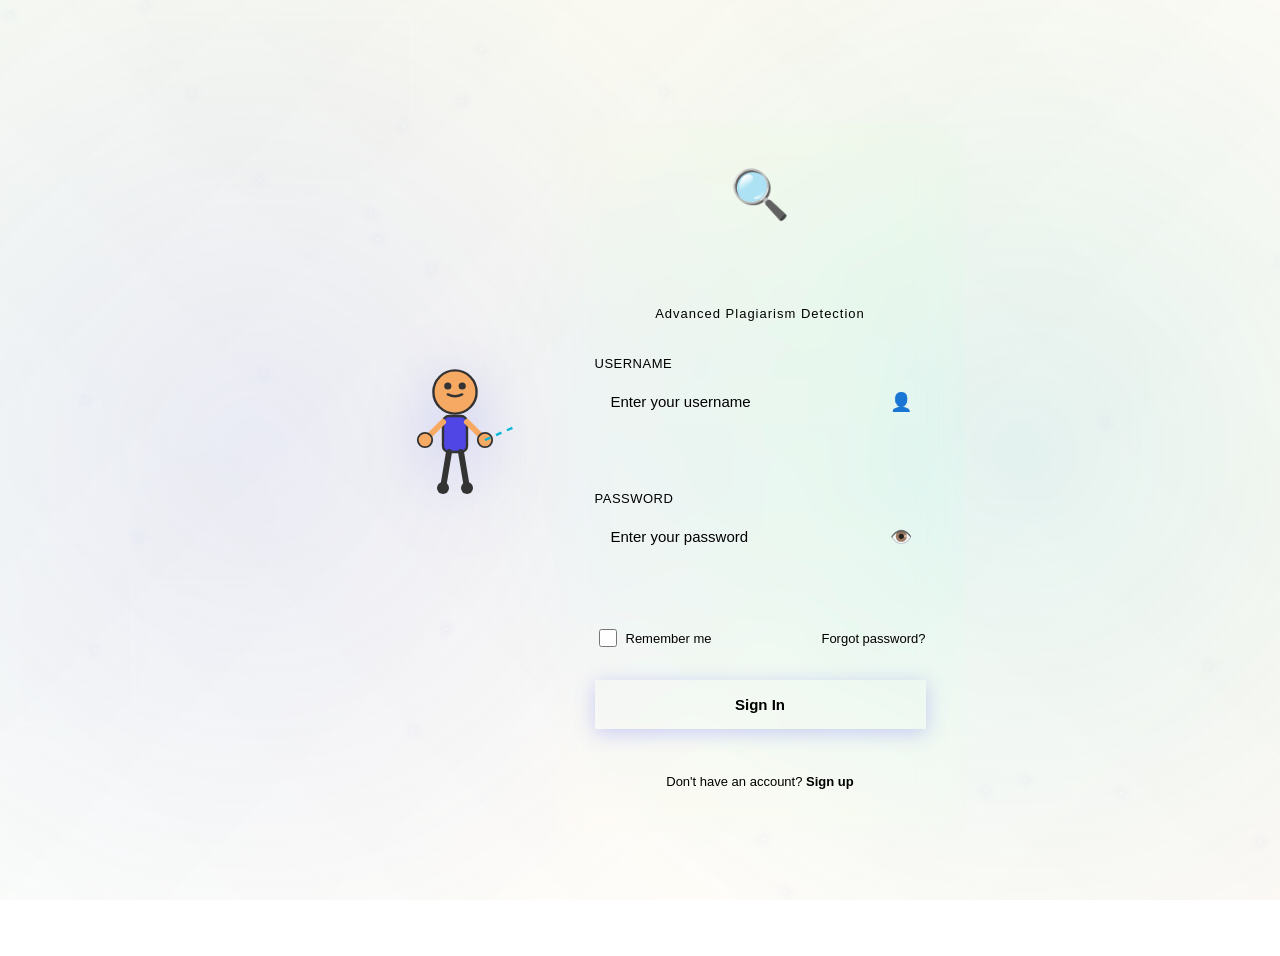
<file: login.html>
<!DOCTYPE html>
<html lang="en">
<head>
    <meta charset="UTF-8">
    <meta name="viewport" content="width=device-width, initial-scale=1.0">
    <title>PlagiaGuard - Login</title>
    <link rel="stylesheet" href="style.css">
    <script src="https://cdnjs.cloudflare.com/ajax/libs/gsap/3.12.2/gsap.min.js"></script>
</head>
<body>
    <!-- Background Particles -->
    <div class="particles-container" id="particlesContainer"></div>

    <!-- Main Container -->
    <div class="login-wrapper">
        <!-- Animated Boy Character -->
        <div class="boy-container" id="boyContainer">
            <svg class="boy-character" viewBox="0 0 100 200" width="120" height="240">
                <!-- Head -->
                <circle cx="50" cy="30" r="18" fill="#f5a962" stroke="#333" stroke-width="2"/>
                
                <!-- Eyes -->
                <circle cx="44" cy="25" r="3" fill="#333"/>
                <circle cx="56" cy="25" r="3" fill="#333"/>
                
                <!-- Smile -->
                <path d="M 44 32 Q 50 35 56 32" stroke="#333" stroke-width="2" fill="none" stroke-linecap="round"/>
                
                <!-- Body -->
                <rect x="40" y="50" width="20" height="30" rx="5" fill="#4f46e5" stroke="#333" stroke-width="2"/>
                
                <!-- Arms -->
                <g id="leftArm">
                    <line x1="40" y1="55" x2="25" y2="70" stroke="#f5a962" stroke-width="5" stroke-linecap="round"/>
                    <circle cx="25" cy="70" r="6" fill="#f5a962" stroke="#333" stroke-width="1.5"/>
                </g>
                <g id="rightArm">
                    <line x1="60" y1="55" x2="75" y2="70" stroke="#f5a962" stroke-width="5" stroke-linecap="round"/>
                    <circle cx="75" cy="70" r="6" fill="#f5a962" stroke="#333" stroke-width="1.5"/>
                </g>
                
                <!-- Legs -->
                <g id="leftLeg">
                    <line x1="45" y1="80" x2="40" y2="110" stroke="#333" stroke-width="5" stroke-linecap="round"/>
                    <circle cx="40" cy="110" r="5" fill="#333"/>
                </g>
                <g id="rightLeg">
                    <line x1="55" y1="80" x2="60" y2="110" stroke="#333" stroke-width="5" stroke-linecap="round"/>
                    <circle cx="60" cy="110" r="5" fill="#333"/>
                </g>
                
                <!-- Rope/Chain connecting to card -->
                <line x1="75" y1="70" x2="120" y2="50" stroke="#06b6d4" stroke-width="2" stroke-dasharray="5,5" class="rope"/>
            </svg>
        </div>

        <!-- Login Card Container -->
        <div class="card-wrapper" id="cardWrapper">
            <div class="login-card" id="loginCard">
                <!-- Logo Section -->
                <div class="logo-section">
                    <div class="logo-icon">🔍</div>
                    <h1>PlagiaGuard</h1>
                    <p class="tagline">Advanced Plagiarism Detection</p>
                </div>

                <!-- Login Form -->
                <form id="loginForm" class="login-form">
                    <!-- Username Input -->
                    <div class="form-group">
                        <label for="username">Username</label>
                        <div class="input-wrapper">
                            <input 
                                type="text" 
                                id="username" 
                                placeholder="Enter your username"
                                required
                            >
                            <span class="input-icon">👤</span>
                        </div>
                        <span class="error-message" id="usernameError"></span>
                    </div>

                    <!-- Password Input -->
                    <div class="form-group">
                        <label for="password">Password</label>
                        <div class="input-wrapper">
                            <input 
                                type="password" 
                                id="password" 
                                placeholder="Enter your password"
                                required
                            >
                            <span class="input-icon toggle-password" id="togglePassword">👁️</span>
                        </div>
                        <span class="error-message" id="passwordError"></span>
                    </div>

                    <!-- Remember Me -->
                    <div class="remember-forgot">
                        <label class="remember">
                            <input type="checkbox" id="rememberMe">
                            Remember me
                        </label>
                        <a href="#" class="forgot-link">Forgot password?</a>
                    </div>

                    <!-- Login Button -->
                    <button type="submit" class="login-btn" id="loginBtn">
                        <span class="btn-text">Sign In</span>
                        <span class="btn-loader">
                            <span></span>
                            <span></span>
                            <span></span>
                        </span>
                    </button>
                </form>

                <!-- Signup Link -->
                <div class="signup-section">
                    <p>Don't have an account? <a href="#" class="signup-link">Sign up</a></p>
                </div>
            </div>
        </div>
    </div>

    <!-- Floating Background Shapes -->
    <div class="floating-shapes">
        <div class="shape shape-1"></div>
        <div class="shape shape-2"></div>
        <div class="shape shape-3"></div>
        <div class="shape shape-4"></div>
    </div>

    <script src="script.js"></script>
</body>
</html>
</file>
<file: style.css>
/* ==========================================
   MIXING COLORS LIGHTING EFFECTS
   ========================================== */

/* Dynamic Color Mixing Background */
body {
    background: var(--bg-dark);
    color: var(--text-primary);
    font-family: 'Inter', sans-serif;
    overflow-x: hidden;
    position: relative;
    min-height: 100vh;
}

/* Primary Lighting Layer - Color Mixing Animation */
body::before {
    content: '';
    position: fixed;
    top: 0;
    left: 0;
    width: 100%;
    height: 100%;
    background:
        radial-gradient(circle at 20% 20%, rgba(99, 102, 241, 0.15) 0%, transparent 50%),
        radial-gradient(circle at 80% 20%, rgba(6, 182, 212, 0.12) 0%, transparent 50%),
        radial-gradient(circle at 40% 80%, rgba(139, 92, 246, 0.1) 0%, transparent 50%),
        radial-gradient(circle at 80% 80%, rgba(16, 185, 129, 0.08) 0%, transparent 50%);
    background-size: 200% 200%;
    animation: colorMixLighting 12s ease-in-out infinite;
    z-index: -2;
    pointer-events: none;
}

/* Secondary Lighting Layer - Flowing Colors */
body::after {
    content: '';
    position: fixed;
    top: 0;
    left: 0;
    width: 100%;
    height: 100%;
    background:
        linear-gradient(45deg, rgba(239, 68, 68, 0.05) 0%, transparent 25%, rgba(245, 158, 11, 0.05) 50%, transparent 75%, rgba(99, 102, 241, 0.05) 100%),
        linear-gradient(-45deg, rgba(6, 182, 212, 0.04) 0%, transparent 25%, rgba(139, 92, 246, 0.04) 50%, transparent 75%, rgba(16, 185, 129, 0.04) 100%);
    background-size: 400% 400%, 300% 300%;
    animation: flowingColors 20s ease-in-out infinite, secondaryFlow 15s ease-in-out infinite reverse;
    z-index: -1;
    pointer-events: none;
}

/* Primary Color Mixing Animation */
@keyframes colorMixLighting {
    0% {
        background-position: 0% 0%, 0% 0%, 0% 0%, 0% 0%;
        filter: hue-rotate(0deg);
    }
    25% {
        background-position: 100% 100%, 100% 0%, 50% 50%, 0% 100%;
        filter: hue-rotate(90deg);
    }
    50% {
        background-position: 100% 0%, 0% 100%, 100% 100%, 50% 0%;
        filter: hue-rotate(180deg);
    }
    75% {
        background-position: 0% 100%, 100% 100%, 0% 0%, 100% 50%;
        filter: hue-rotate(270deg);
    }
    100% {
        background-position: 0% 0%, 0% 0%, 0% 0%, 0% 0%;
        filter: hue-rotate(360deg);
    }
}

/* Flowing Colors Animation */
@keyframes flowingColors {
    0%, 100% {
        background-position: 0% 0%, 0% 0%;
        opacity: 0.6;
    }
    50% {
        background-position: 100% 100%, 100% 100%;
        opacity: 0.8;
    }
}

/* Secondary Flow Animation */
@keyframes secondaryFlow {
    0%, 100% {
        transform: scale(1) rotate(0deg);
    }
    50% {
        transform: scale(1.05) rotate(180deg);
    }
}

/* ==========================================
   ENHANCED LIGHTING EFFECTS FOR ELEMENTS
   ========================================== */

/* Login Card with Dynamic Lighting */
.login-card {
    background: var(--bg-card);
    backdrop-filter: blur(20px);
    border: 1px solid var(--glass-border);
    border-radius: var(--border-radius);
    padding: 2.5rem;
    box-shadow: var(--glass-shadow);
    position: relative;
    overflow: hidden;
    transition: var(--transition);
}

/* Card Lighting Effects */
.login-card::before {
    content: '';
    position: absolute;
    top: -50%;
    left: -50%;
    width: 200%;
    height: 200%;
    background:
        conic-gradient(from 0deg at 50% 50%,
            rgba(99, 102, 241, 0.1) 0deg,
            rgba(6, 182, 212, 0.1) 60deg,
            rgba(139, 92, 246, 0.1) 120deg,
            rgba(16, 185, 129, 0.1) 180deg,
            rgba(245, 158, 11, 0.1) 240deg,
            rgba(239, 68, 68, 0.1) 300deg,
            rgba(99, 102, 241, 0.1) 360deg
        );
    animation: cardLighting 8s linear infinite;
    opacity: 0;
    transition: opacity 0.5s ease;
    pointer-events: none;
    z-index: -1;
}

.login-card:hover::before {
    opacity: 0.3;
}

/* Card Lighting Animation */
@keyframes cardLighting {
    0% { transform: rotate(0deg); }
    100% { transform: rotate(360deg); }
}

/* Button Lighting Effects */
.login-btn {
    background: linear-gradient(135deg, var(--primary), var(--primary-dark));
    border: none;
    border-radius: var(--border-radius-sm);
    color: white;
    padding: 1rem 2rem;
    font-size: 1rem;
    font-weight: 600;
    cursor: pointer;
    transition: var(--transition);
    position: relative;
    overflow: hidden;
    box-shadow: 0 4px 15px rgba(99, 102, 241, 0.3);
}

/* Button Lighting Animation */
.login-btn::before {
    content: '';
    position: absolute;
    top: 0;
    left: -100%;
    width: 100%;
    height: 100%;
    background: linear-gradient(90deg,
        transparent,
        rgba(255, 255, 255, 0.2),
        transparent
    );
    transition: left 0.5s ease;
}

.login-btn:hover::before {
    left: 100%;
}

.login-btn:hover {
    transform: translateY(-2px);
    box-shadow: 0 8px 25px rgba(99, 102, 241, 0.4);
}

/* Input Field Lighting */
.input-wrapper {
    position: relative;
    margin-bottom: 1.5rem;
}

.input-wrapper input {
    width: 100%;
    padding: 1rem 1.5rem;
    background: var(--glass-bg);
    border: 1px solid var(--glass-border);
    border-radius: var(--border-radius-sm);
    color: var(--text-primary);
    font-size: 1rem;
    transition: var(--transition);
    backdrop-filter: blur(10px);
}

.input-wrapper input:focus {
    border-color: var(--primary);
    box-shadow: 0 0 20px rgba(99, 102, 241, 0.3);
    outline: none;
}

/* Input Focus Lighting Effect */
.input-wrapper input:focus::before {
    content: '';
    position: absolute;
    top: -2px;
    left: -2px;
    right: -2px;
    bottom: -2px;
    background: linear-gradient(45deg, var(--primary), var(--secondary), var(--accent));
    background-size: 200% 200%;
    border-radius: var(--border-radius-sm);
    z-index: -1;
    animation: inputGlow 2s ease-in-out infinite;
    opacity: 0.5;
}

/* Input Glow Animation */
@keyframes inputGlow {
    0%, 100% { background-position: 0% 50%; }
    50% { background-position: 100% 50%; }
}

/* ==========================================
   FLOATING SHAPES WITH COLOR MIXING
   ========================================== */

.floating-shapes {
    position: absolute;
    top: 0;
    left: 0;
    width: 100%;
    height: 100%;
    overflow: hidden;
    pointer-events: none;
    z-index: -3;
}

.shape {
    position: absolute;
    border-radius: 50%;
    background: linear-gradient(45deg, var(--primary), var(--secondary));
    animation: floatShape 15s ease-in-out infinite;
    opacity: 0.1;
}

.shape-1 {
    width: 200px;
    height: 200px;
    top: 10%;
    left: 10%;
    background: linear-gradient(45deg, var(--primary), var(--accent));
    animation-delay: 0s;
}

.shape-2 {
    width: 150px;
    height: 150px;
    top: 60%;
    right: 10%;
    background: linear-gradient(45deg, var(--secondary), var(--success));
    animation-delay: 5s;
}

.shape-3 {
    width: 100px;
    height: 100px;
    bottom: 20%;
    left: 20%;
    background: linear-gradient(45deg, var(--accent), var(--warning));
    animation-delay: 10s;
}

.shape-4 {
    width: 180px;
    height: 180px;
    top: 30%;
    right: 30%;
    background: linear-gradient(45deg, var(--success), var(--error));
    animation-delay: 7s;
}

/* Floating Shape Animation */
@keyframes floatShape {
    0%, 100% {
        transform: translateY(0) rotate(0deg) scale(1);
        opacity: 0.1;
    }
    25% {
        transform: translateY(-20px) rotate(90deg) scale(1.1);
        opacity: 0.15;
    }
    50% {
        transform: translateY(-40px) rotate(180deg) scale(0.9);
        opacity: 0.2;
    }
    75% {
        transform: translateY(-20px) rotate(270deg) scale(1.05);
        opacity: 0.15;
    }
}

/* ==========================================
   PARTICLE SYSTEM WITH COLOR MIXING
   ========================================== */

.particles-container {
    position: absolute;
    top: 0;
    left: 0;
    width: 100%;
    height: 100%;
    overflow: hidden;
    pointer-events: none;
    z-index: -4;
}

.particle {
    position: absolute;
    display: flex;
    align-items: center;
    justify-content: center;
}

.particle-dot {
    width: 4px;
    height: 4px;
    border-radius: 50%;
    background: linear-gradient(45deg, var(--primary), var(--secondary), var(--accent));
    background-size: 200% 200%;
    animation: particleColorMix 3s ease-in-out infinite;
    box-shadow: 0 0 10px rgba(99, 102, 241, 0.5);
}

/* Particle Color Mixing Animation */
@keyframes particleColorMix {
    0%, 100% { background-position: 0% 50%; }
    50% { background-position: 100% 50%; }
}

/* ==========================================
   RESPONSIVE LIGHTING ADJUSTMENTS
   ========================================== */

@media (max-width: 768px) {
    body::before {
        background-size: 150% 150%;
        animation-duration: 8s;
    }

    body::after {
        background-size: 300% 300%, 200% 200%;
        animation-duration: 12s, 10s;
    }

    .shape {
        width: 100px !important;
        height: 100px !important;
    }
}

/* ==========================================
   DARK MODE ENHANCEMENTS (Optional)
   ========================================== */

@media (prefers-color-scheme: dark) {
    :root {
        --bg-dark: #000000;
        --bg-darker: #0a0a0a;
        --glass-bg: rgba(255, 255, 255, 0.03);
        --glass-border: rgba(255, 255, 255, 0.08);
    }
}

/* ==========================================
   BODY & BACKGROUND
   ========================================== */
body {
    font-family: 'Inter', sans-serif;
    background: linear-gradient(135deg, var(--bg-dark) 0%, #1a1a2e 50%, var(--bg-darker) 100%);
    background-attachment: fixed;
    color: var(--text-primary);
    overflow-x: hidden;
    min-height: 100vh;
    position: relative;
}

body::before {
    content: '';
    position: fixed;
    top: 0;
    left: 0;
    right: 0;
    bottom: 0;
    background: 
        radial-gradient(circle at 20% 50%, rgba(99, 102, 241, 0.1) 0%, transparent 50%),
        radial-gradient(circle at 80% 50%, rgba(6, 182, 212, 0.1) 0%, transparent 50%);
    pointer-events: none;
    z-index: 1;
}

/* ==========================================
   PARTICLES CONTAINER
   ========================================== */
.particles-container {
    position: fixed;
    top: 0;
    left: 0;
    width: 100%;
    height: 100%;
    pointer-events: none;
    z-index: 2;
    overflow: hidden;
}

.particle {
    position: absolute;
    pointer-events: none;
}

.particle-dot {
    width: 4px;
    height: 4px;
    background: var(--secondary);
    border-radius: 50%;
    opacity: 0.6;
    animation: floatParticle 6s ease-in-out infinite;
}

@keyframes floatParticle {
    0%, 100% {
        transform: translateY(0) translateX(0);
        opacity: 0.6;
    }
    50% {
        transform: translateY(-30px) translateX(10px);
        opacity: 0.3;
    }
}

/* ==========================================
   FLOATING BACKGROUND SHAPES
   ========================================== */
.floating-shapes {
    position: fixed;
    top: 0;
    left: 0;
    width: 100%;
    height: 100%;
    pointer-events: none;
    z-index: 1;
}

.shape {
    position: absolute;
    border-radius: 50%;
    opacity: 0.05;
    backdrop-filter: blur(10px);
}

.shape-1 {
    width: 300px;
    height: 300px;
    background: linear-gradient(135deg, var(--primary), var(--secondary));
    top: -100px;
    right: -100px;
    animation: float 20s ease-in-out infinite;
}

.shape-2 {
    width: 200px;
    height: 200px;
    background: linear-gradient(135deg, var(--accent), var(--primary));
    bottom: -50px;
    left: -50px;
    animation: float 25s ease-in-out infinite reverse;
}

.shape-3 {
    width: 150px;
    height: 150px;
    background: linear-gradient(135deg, var(--secondary), var(--accent));
    top: 50%;
    left: 10%;
    animation: float 30s ease-in-out infinite;
}

.shape-4 {
    width: 250px;
    height: 250px;
    background: linear-gradient(135deg, var(--primary), var(--accent));
    bottom: 10%;
    right: 10%;
    animation: float 35s ease-in-out infinite reverse;
}

@keyframes float {
    0%, 100% {
        transform: translateY(0) translateX(0);
    }
    50% {
        transform: translateY(-50px) translateX(30px);
    }
}

/* ==========================================
   LOGIN WRAPPER
   ========================================== */
.login-wrapper {
    position: relative;
    min-height: 100vh;
    display: flex;
    align-items: center;
    justify-content: center;
    padding: 20px;
    z-index: 10;
    gap: 40px;
}

/* ==========================================
   BOY CHARACTER ANIMATION
   ========================================== */
.boy-container {
    position: relative;
    transform-origin: center bottom;
}

.boy-character {
    filter: drop-shadow(0 10px 30px rgba(99, 102, 241, 0.3));
    animation: boyIdle 2s ease-in-out infinite;
}

@keyframes boyIdle {
    0%, 100% {
        transform: translateY(0) rotateZ(-2deg);
    }
    50% {
        transform: translateY(-10px) rotateZ(2deg);
    }
}

#leftArm {
    transform-origin: 40px 55px;
    animation: armWave 2s ease-in-out infinite;
}

#rightArm {
    transform-origin: 60px 55px;
    animation: armWave 2s ease-in-out infinite;
    animation-delay: 0.3s;
}

@keyframes armWave {
    0%, 100% {
        transform: rotate(0deg);
    }
    50% {
        transform: rotate(-20deg);
    }
}

#leftLeg, #rightLeg {
    animation: legBounce 1.5s ease-in-out infinite;
}

#rightLeg {
    animation-delay: 0.2s;
}

@keyframes legBounce {
    0%, 100% {
        transform: translateY(0);
    }
    50% {
        transform: translateY(5px);
    }
}

.rope {
    animation: ropePull 3s ease-in-out infinite;
}

@keyframes ropePull {
    0%, 40%, 100% {
        stroke-dashoffset: 0;
    }
    70% {
        stroke-dashoffset: -20;
    }
}

/* ==========================================
   CARD WRAPPER & PULLING ANIMATION
   ========================================== */
.card-wrapper {
    position: relative;
    perspective: 1000px;
    transform-origin: center;
}

.login-card {
    background: var(--glass-bg);
    backdrop-filter: blur(20px) saturate(180%);
    border: 1px solid var(--glass-border);
    border-radius: var(--border-radius);
    padding: 45px 40px;
    width: 100%;
    max-width: 420px;
    box-shadow: var(--glass-shadow),
                0 0 40px rgba(99, 102, 241, 0.1);
    position: relative;
    overflow: hidden;
    animation: cardEntrance 1.2s cubic-bezier(0.34, 1.56, 0.64, 1) backwards;
}

/* Entrance animation - card comes from left with pull effect */
@keyframes cardEntrance {
    0% {
        opacity: 0;
        transform: translateX(-100px) scaleY(0.8);
    }
    100% {
        opacity: 1;
        transform: translateX(0) scaleY(1);
    }
}

.login-card::before {
    content: '';
    position: absolute;
    top: 0;
    left: 0;
    right: 0;
    bottom: 0;
    background: linear-gradient(135deg, rgba(99, 102, 241, 0.1), rgba(6, 182, 212, 0.05));
    pointer-events: none;
    border-radius: var(--border-radius);
}

.login-card:hover {
    box-shadow: var(--glass-shadow),
                0 0 60px rgba(99, 102, 241, 0.2);
    border-color: rgba(255, 255, 255, 0.15);
}

/* ==========================================
   LOGO SECTION
   ========================================== */
.logo-section {
    text-align: center;
    margin-bottom: 35px;
    animation: slideDown 0.8s ease-out 0.2s backwards;
}

@keyframes slideDown {
    from {
        opacity: 0;
        transform: translateY(-20px);
    }
    to {
        opacity: 1;
        transform: translateY(0);
    }
}

.logo-icon {
    font-size: 48px;
    margin-bottom: 12px;
    display: inline-block;
    animation: bounce 2s ease-in-out infinite;
}

@keyframes bounce {
    0%, 100% {
        transform: translateY(0);
    }
    50% {
        transform: translateY(-10px);
    }
}

.logo-section h1 {
    font-family: 'Orbitron', monospace;
    font-size: 32px;
    font-weight: 900;
    margin-bottom: 5px;
    background: linear-gradient(135deg, var(--primary), var(--secondary));
    -webkit-background-clip: text;
    -webkit-text-fill-color: transparent;
    background-clip: text;
}

.tagline {
    color: var(--text-secondary);
    font-size: 13px;
    font-weight: 400;
    letter-spacing: 1px;
}

/* ==========================================
   FORM STYLING
   ========================================== */
.login-form {
    position: relative;
    z-index: 2;
}

.form-group {
    margin-bottom: 25px;
    animation: slideUp 0.8s ease-out backwards;
}

.form-group:nth-child(1) { animation-delay: 0.4s; }
.form-group:nth-child(2) { animation-delay: 0.5s; }

@keyframes slideUp {
    from {
        opacity: 0;
        transform: translateY(20px);
    }
    to {
        opacity: 1;
        transform: translateY(0);
    }
}

.form-group label {
    display: block;
    color: var(--text-secondary);
    font-size: 13px;
    font-weight: 500;
    margin-bottom: 8px;
    letter-spacing: 0.5px;
    text-transform: uppercase;
}

.input-wrapper {
    position: relative;
    display: flex;
    align-items: center;
    transition: var(--transition);
}

.input-wrapper input {
    width: 100%;
    padding: 14px 45px 14px 16px;
    background: rgba(255, 255, 255, 0.05);
    border: 1.5px solid var(--glass-border);
    border-radius: var(--border-radius-sm);
    color: var(--text-primary);
    font-size: 15px;
    font-family: 'Inter', sans-serif;
    outline: none;
    transition: var(--transition);
    backdrop-filter: blur(10px);
}

.input-wrapper input::placeholder {
    color: var(--text-muted);
}

.input-wrapper input:focus {
    border-color: var(--primary);
    background: rgba(99, 102, 241, 0.1);
    box-shadow: 0 0 20px rgba(99, 102, 241, 0.3),
                inset 0 0 10px rgba(99, 102, 241, 0.1);
    transform: translateY(-2px);
}

.input-wrapper input.error-state {
    border-color: var(--error);
    background: rgba(239, 68, 68, 0.05);
    box-shadow: 0 0 20px rgba(239, 68, 68, 0.3),
                inset 0 0 10px rgba(239, 68, 68, 0.1);
}

.input-icon {
    position: absolute;
    right: 14px;
    font-size: 18px;
    color: var(--text-muted);
    transition: var(--transition);
    pointer-events: none;
}

.input-icon.toggle-password {
    cursor: pointer;
    pointer-events: auto;
}

.input-icon.toggle-password:hover {
    color: var(--primary);
    transform: scale(1.2);
}

.input-wrapper input:focus ~ .input-icon {
    color: var(--primary);
}

.error-message {
    color: var(--error);
    font-size: 12px;
    margin-top: 5px;
    display: block;
    min-height: 18px;
    opacity: 0;
    animation: fadeInError 0.3s ease-out forwards;
    font-weight: 500;
}

.error-message.show {
    animation: fadeInError 0.3s ease-out, pulseError 0.6s ease-out;
}

@keyframes fadeInError {
    from {
        opacity: 0;
        transform: translateY(-5px);
    }
    to {
        opacity: 1;
        transform: translateY(0);
    }
}

@keyframes pulseError {
    0%, 100% {
        color: var(--error);
        text-shadow: 0 0 0 rgba(239, 68, 68, 0);
    }
    50% {
        color: #ff6b6b;
        text-shadow: 0 0 10px rgba(239, 68, 68, 0.6);
    }
}

/* ==========================================
   REMEMBER & FORGOT
   ========================================== */
.remember-forgot {
    display: flex;
    justify-content: space-between;
    align-items: center;
    margin-bottom: 30px;
    font-size: 13px;
    gap: 10px;
}

.remember {
    display: flex;
    align-items: center;
    gap: 6px;
    cursor: pointer;
    color: var(--text-secondary);
}

.remember input[type="checkbox"] {
    width: 18px;
    height: 18px;
    cursor: pointer;
    accent-color: var(--primary);
}

.forgot-link {
    color: var(--primary);
    text-decoration: none;
    transition: var(--transition);
    font-weight: 500;
}

.forgot-link:hover {
    color: var(--secondary);
    text-decoration: underline;
}

/* ==========================================
   LOGIN BUTTON
   ========================================== */
.login-btn {
    width: 100%;
    padding: 16px 24px;
    background: linear-gradient(135deg, var(--primary), var(--primary-dark));
    border: none;
    border-radius: var(--border-radius-sm);
    color: var(--text-primary);
    font-size: 15px;
    font-weight: 600;
    font-family: 'Inter', sans-serif;
    cursor: pointer;
    position: relative;
    overflow: hidden;
    transition: var(--transition);
    box-shadow: 0 4px 20px rgba(99, 102, 241, 0.3);
    animation: slideUp 0.8s ease-out 0.6s backwards;
}

.login-btn::before {
    content: '';
    position: absolute;
    top: 0;
    left: -100%;
    width: 100%;
    height: 100%;
    background: linear-gradient(90deg, transparent, rgba(255, 255, 255, 0.2), transparent);
    transition: left 0.6s ease;
    z-index: 1;
}

.login-btn:hover {
    transform: translateY(-3px);
    box-shadow: 0 8px 30px rgba(99, 102, 241, 0.4);
}

.login-btn:hover::before {
    left: 100%;
}

.login-btn:active {
    transform: translateY(-1px);
}

.login-btn.loading {
    pointer-events: none;
    opacity: 0.8;
}

.btn-text {
    position: relative;
    z-index: 2;
    transition: opacity 0.3s ease;
}

.login-btn.loading .btn-text {
    opacity: 0;
}

.btn-loader {
    position: absolute;
    top: 50%;
    left: 50%;
    transform: translate(-50%, -50%);
    display: flex;
    gap: 6px;
    opacity: 0;
    z-index: 2;
    transition: opacity 0.3s ease;
}

.login-btn.loading .btn-loader {
    opacity: 1;
}

.btn-loader span {
    width: 6px;
    height: 6px;
    background: var(--text-primary);
    border-radius: 50%;
    animation: dotBounce 1.4s infinite;
}

.btn-loader span:nth-child(1) { animation-delay: 0s; }
.btn-loader span:nth-child(2) { animation-delay: 0.2s; }
.btn-loader span:nth-child(3) { animation-delay: 0.4s; }

@keyframes dotBounce {
    0%, 100% {
        transform: translateY(0);
        opacity: 0.6;
    }
    50% {
        transform: translateY(-10px);
        opacity: 1;
    }
}

/* ==========================================
   SIGNUP SECTION
   ========================================== */
.signup-section {
    text-align: center;
    margin-top: 25px;
    padding-top: 20px;
    border-top: 1px solid var(--glass-border);
    animation: slideUp 0.8s ease-out 0.7s backwards;
}

.signup-section p {
    color: var(--text-secondary);
    font-size: 13px;
    margin: 0;
}

.signup-link {
    color: var(--primary);
    text-decoration: none;
    font-weight: 600;
    transition: var(--transition);
}

.signup-link:hover {
    color: var(--secondary);
    text-decoration: underline;
}

/* ==========================================
   RESPONSIVE DESIGN
   ========================================== */
@media (max-width: 768px) {
    :root {
        --border-radius: 16px;
    }

    .login-wrapper {
        flex-direction: column;
        gap: 30px;
    }

    .boy-container {
        display: none;
    }

    .login-card {
        padding: 35px 25px;
        max-width: 100%;
    }

    .logo-section h1 {
        font-size: 28px;
    }

    .logo-icon {
        font-size: 40px;
    }

    .shape {
        display: none;
    }

    .floating-shapes {
        display: none;
    }
}

@media (max-width: 480px) {
    .login-wrapper {
        padding: 15px;
    }

    .login-card {
        padding: 28px 18px;
    }

    .logo-section h1 {
        font-size: 24px;
    }

    .logo-icon {
        font-size: 36px;
    }

    .login-btn {
        padding: 14px 18px;
        font-size: 14px;
    }

    .remember-forgot {
        flex-direction: column;
        align-items: flex-start;
    }
}

/* ==========================================
   LOADING STATE
   ========================================== */
body.loading {
    pointer-events: none;
}

/* ==========================================
   ACCESSIBILITY
   ========================================== */
@media (prefers-reduced-motion: reduce) {
    *,
    *::before,
    *::after {
        animation-duration: 0.01ms !important;
        animation-iteration-count: 1 !important;
        transition-duration: 0.01ms !important;
    }
}

/* ==========================================
   SCROLLBAR STYLING
   ========================================== */
::-webkit-scrollbar {
    width: 10px;
}

::-webkit-scrollbar-track {
    background: var(--bg-dark);
}

::-webkit-scrollbar-thumb {
    background: var(--primary);
    border-radius: 5px;
}

::-webkit-scrollbar-thumb:hover {
    background: var(--secondary);
}
</file>
